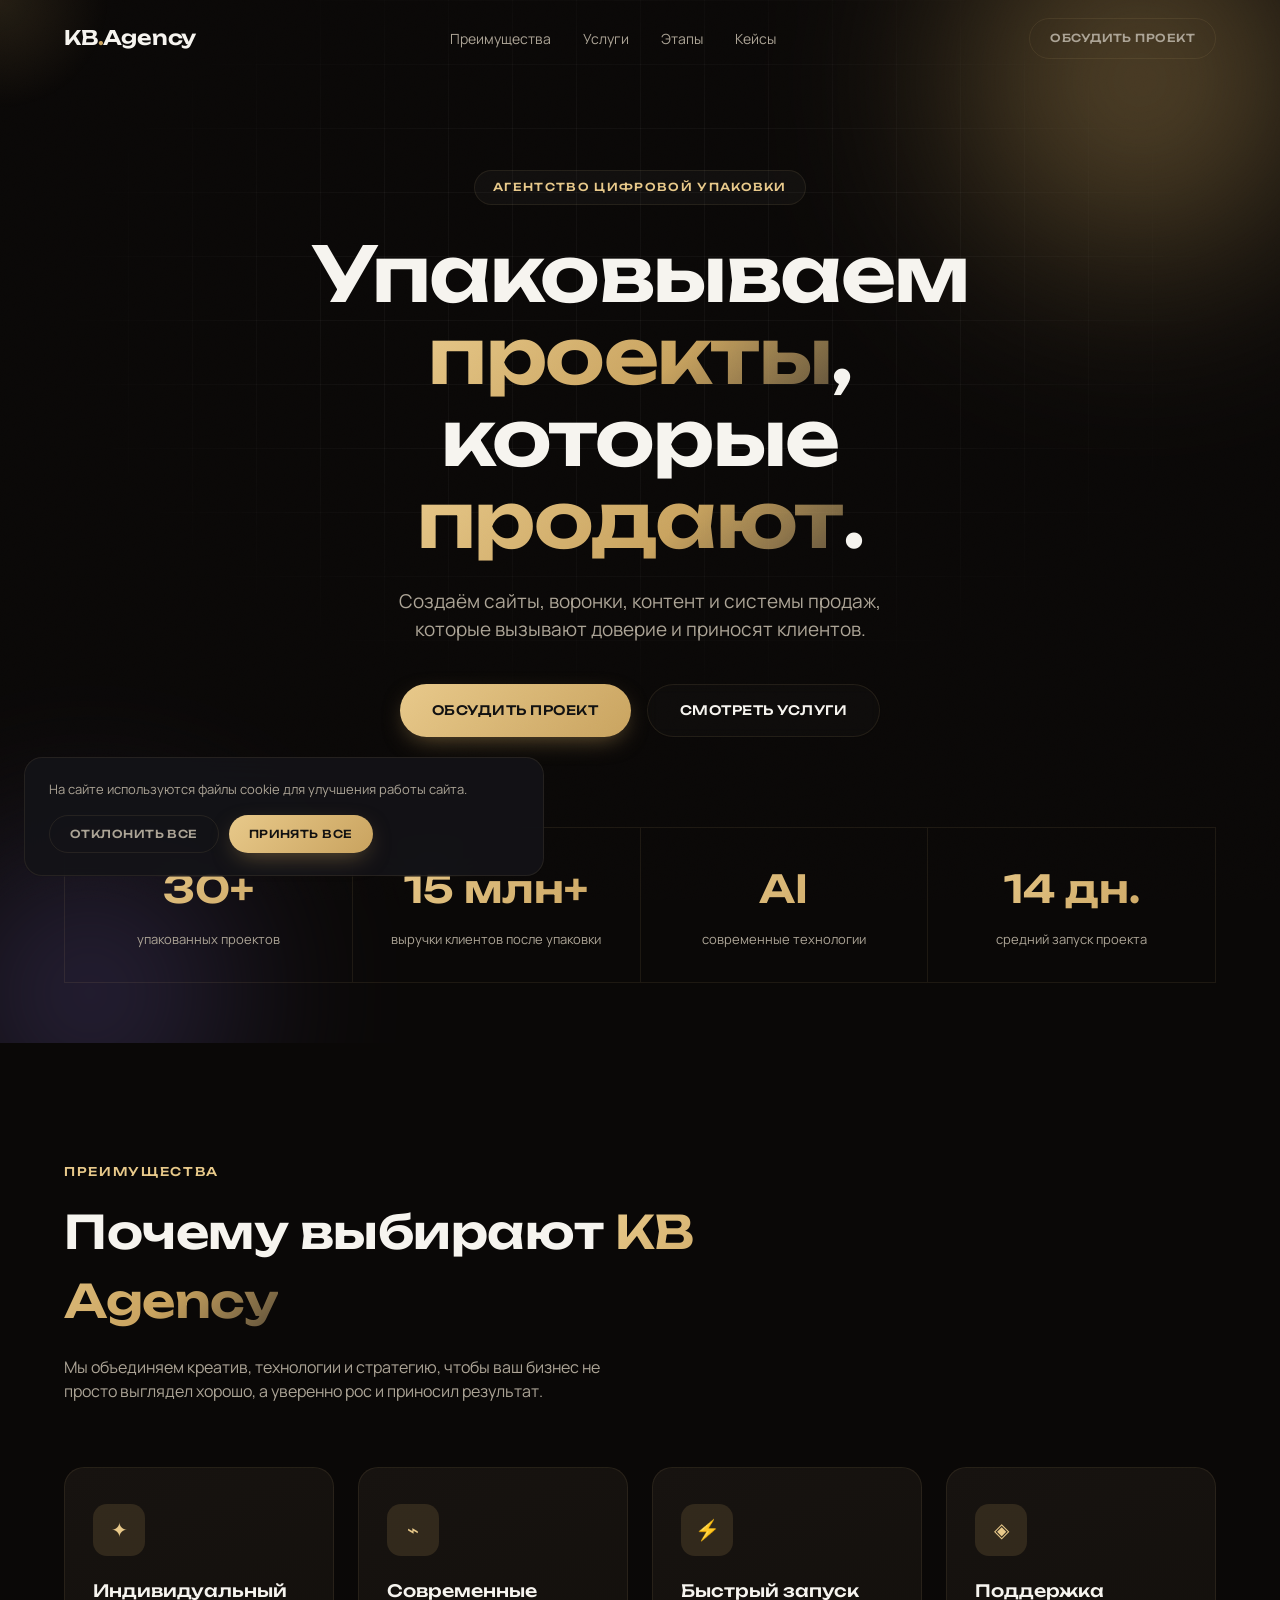
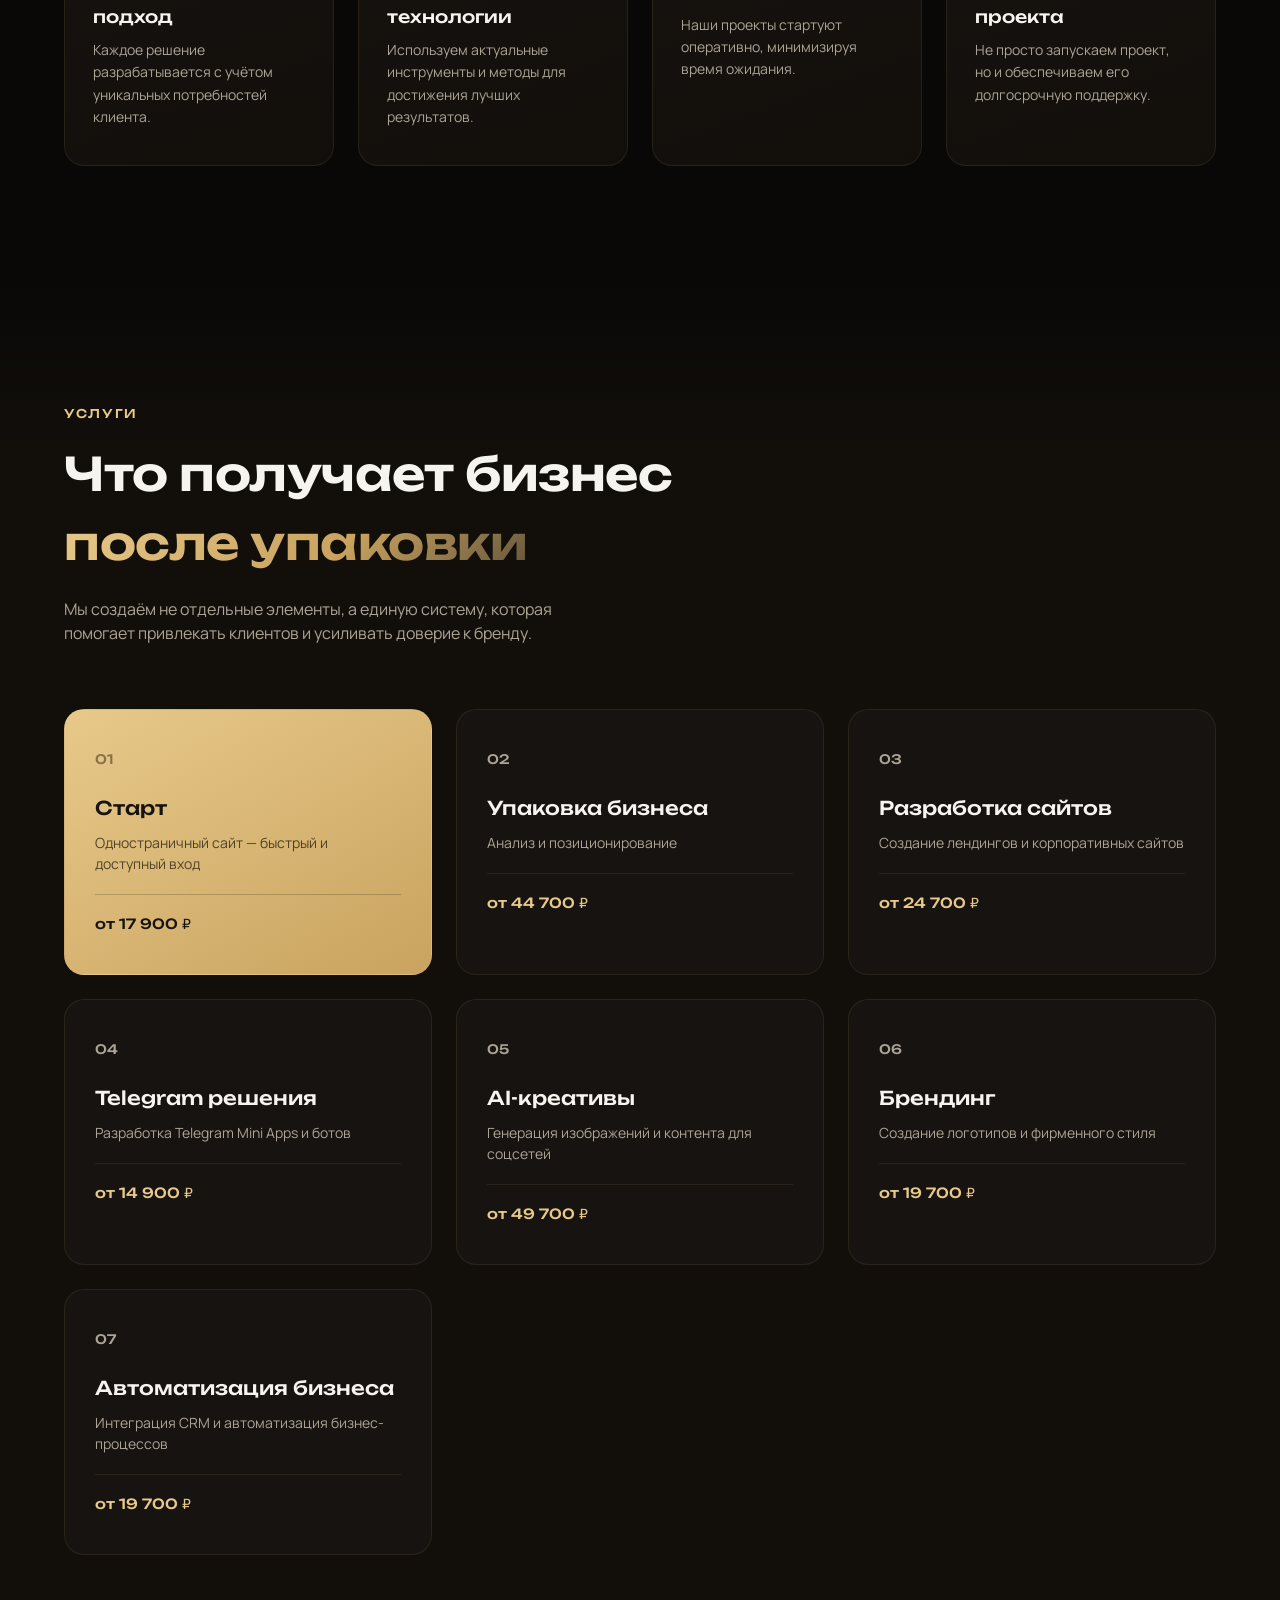
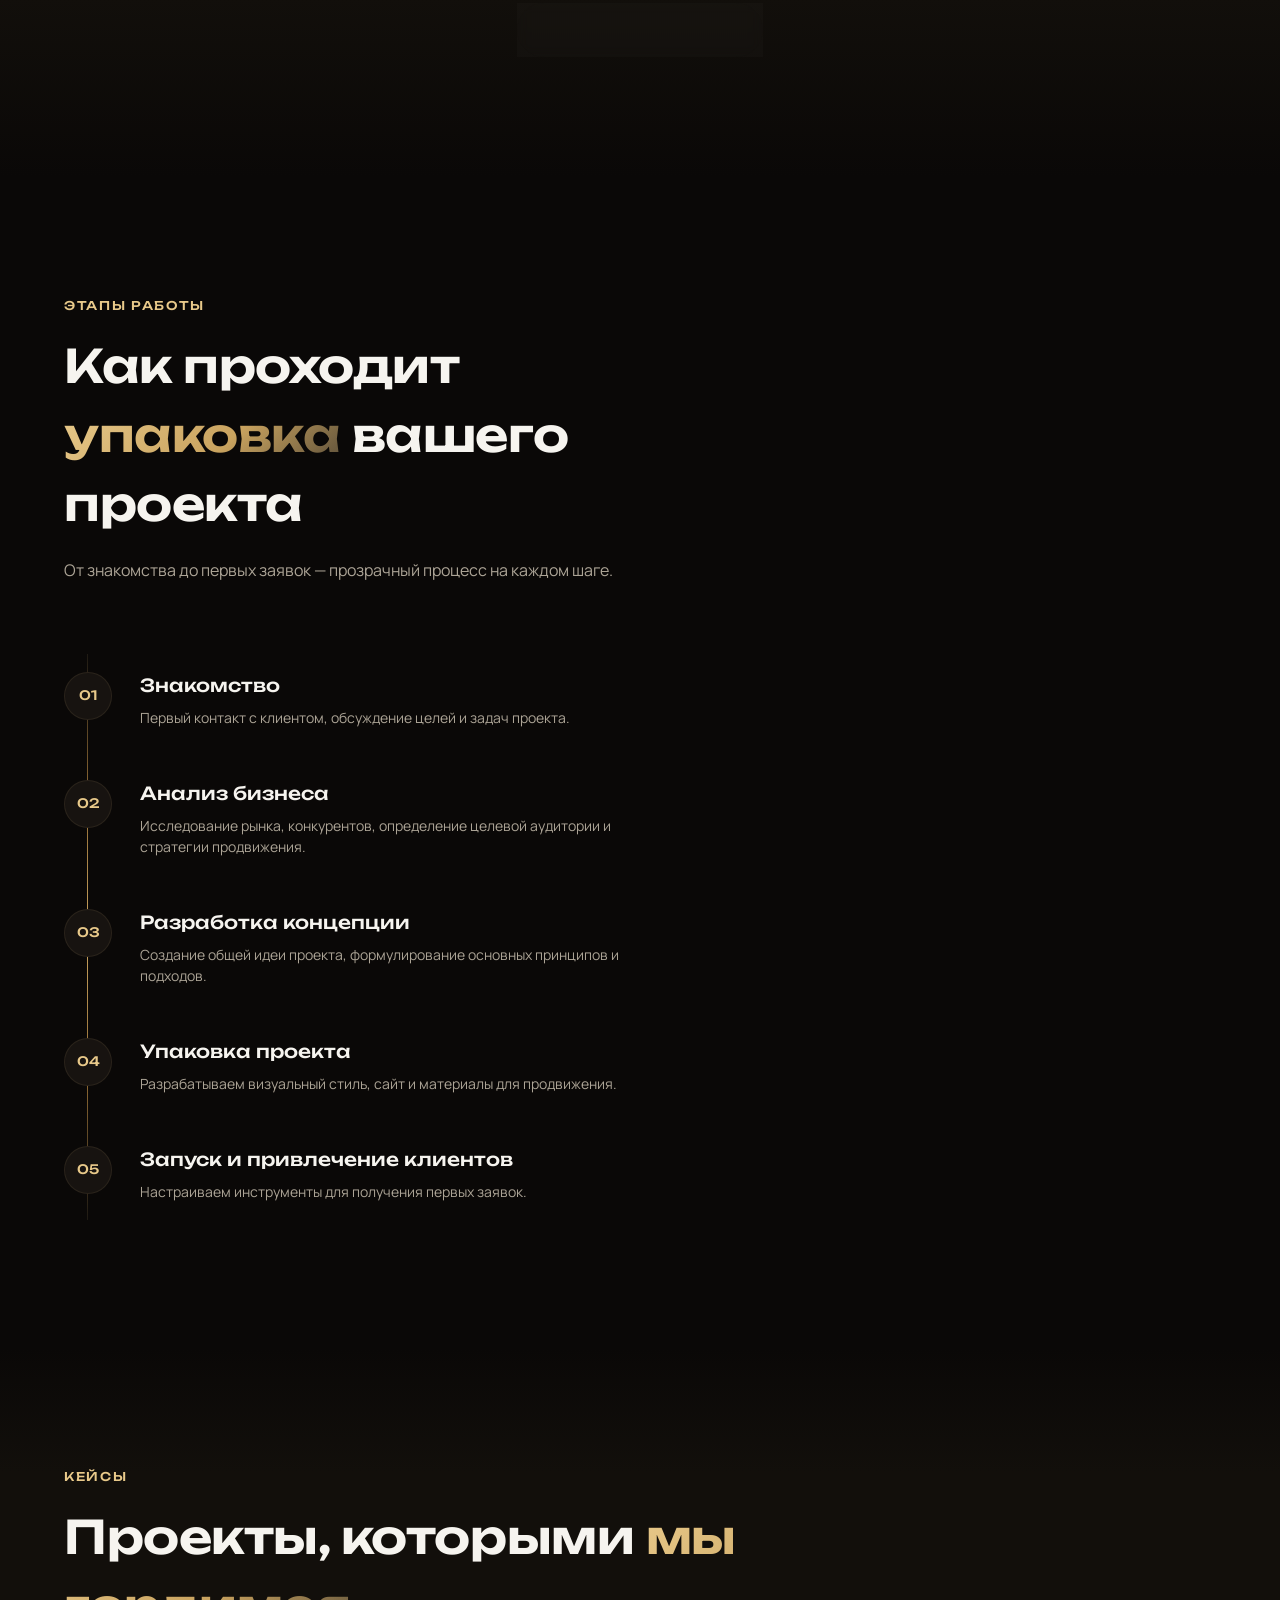
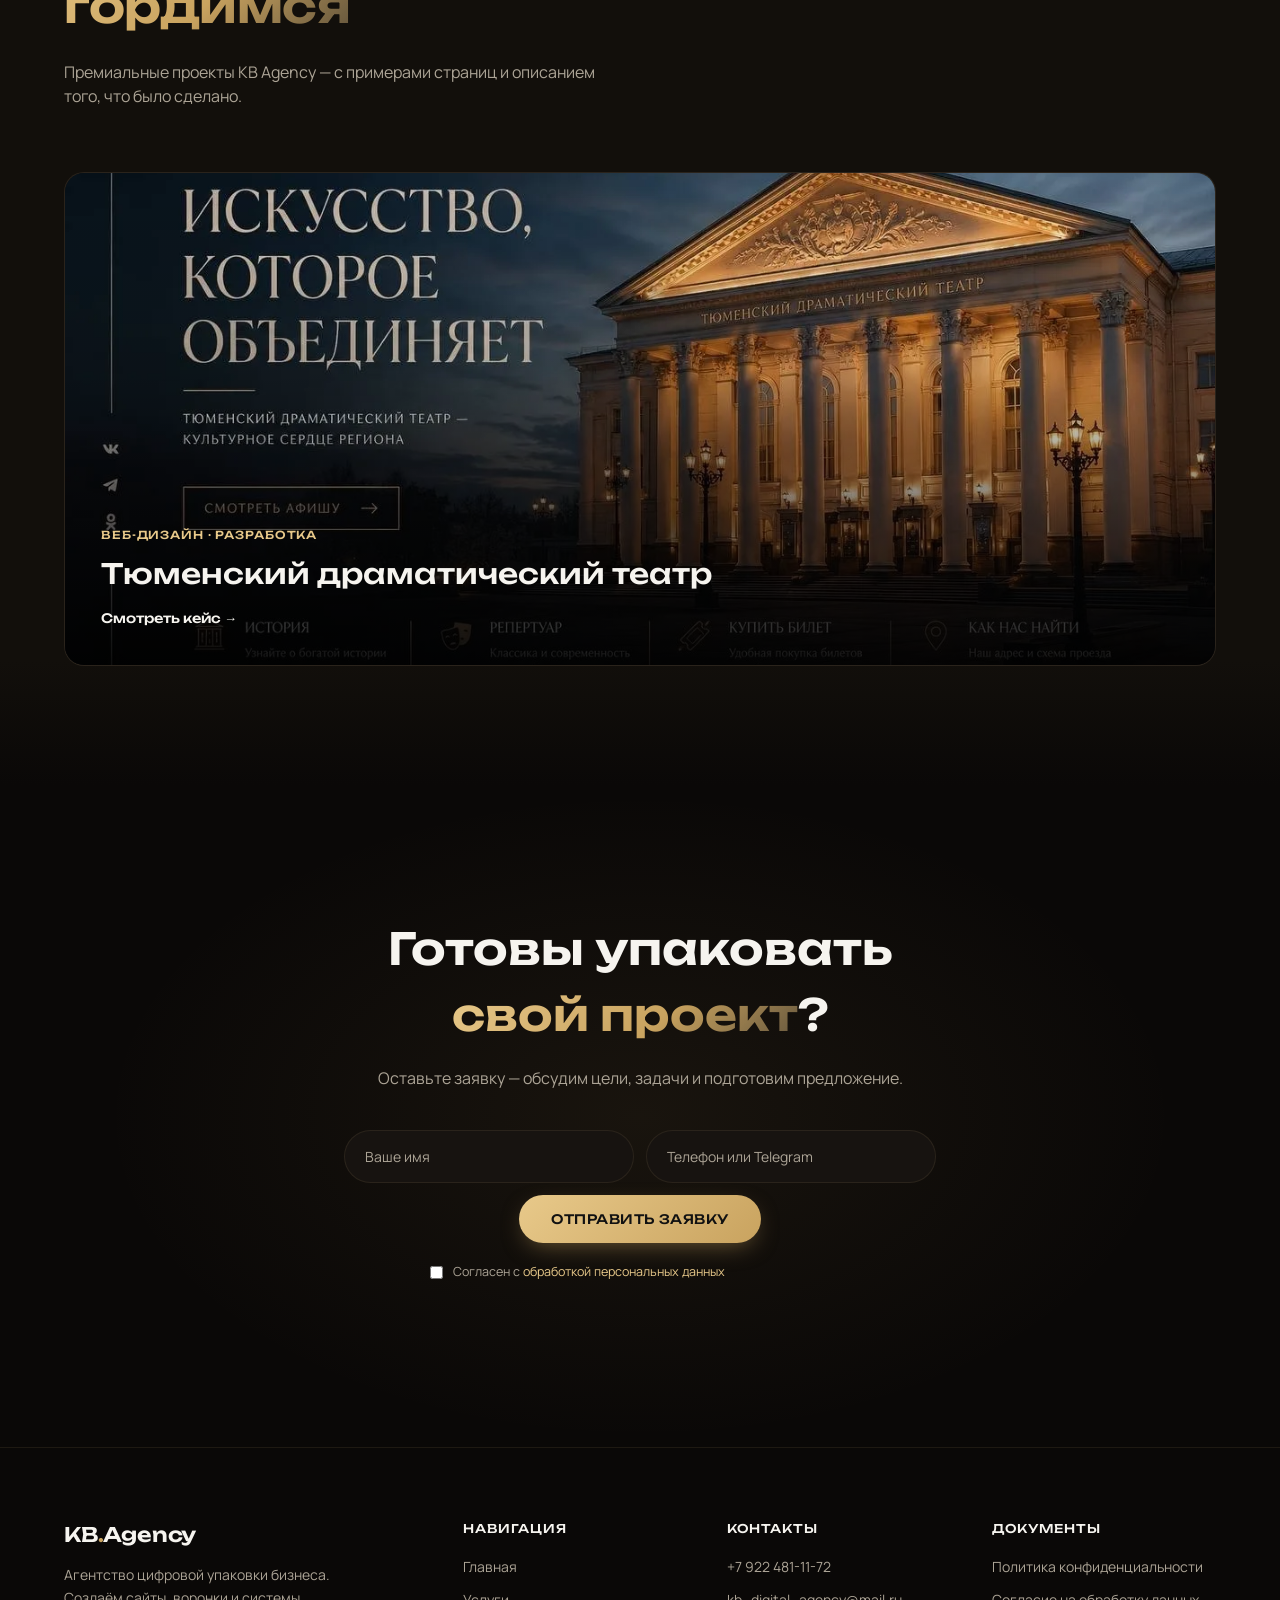
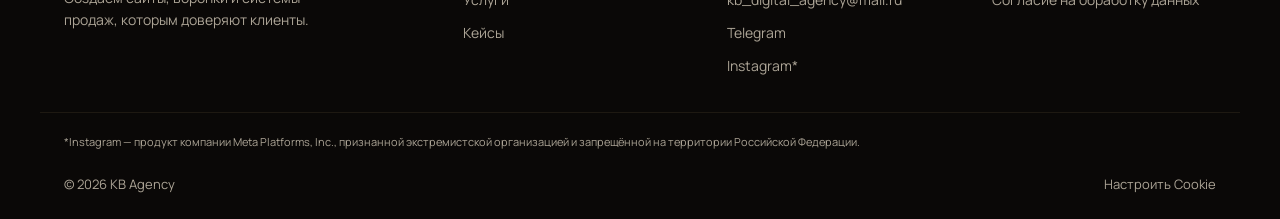
<file: index.html>
<!DOCTYPE html>
<html lang="ru">
<head>
<meta charset="UTF-8">
<meta name="viewport" content="width=device-width, initial-scale=1.0">
<title>KB Agency — агентство цифровой упаковки бизнеса</title>
<meta name="description" content="Упаковка бизнеса, разработка сайтов, брендинг, Telegram-решения и автоматизация. KB Agency — упаковываем проекты, которые продают, и запускаем их за 14 дней.">
<link rel="canonical" href="https://www.kbagency.ru/">
<meta name="theme-color" content="#0a0807">

<meta property="og:type" content="website">
<meta property="og:url" content="https://www.kbagency.ru/">
<meta property="og:site_name" content="KB Agency">
<meta property="og:locale" content="ru_RU">
<meta property="og:title" content="KB Agency — агентство цифровой упаковки бизнеса">
<meta property="og:description" content="Упаковка бизнеса, разработка сайтов, брендинг, Telegram-решения и автоматизация. Упаковываем проекты, которые продают.">
<meta property="og:image" content="https://www.kbagency.ru/brand/instagram-logo-1080.png">
<meta property="og:image:width" content="1080">
<meta property="og:image:height" content="1080">
<meta name="twitter:card" content="summary_large_image">
<meta name="twitter:title" content="KB Agency — агентство цифровой упаковки бизнеса">
<meta name="twitter:description" content="Упаковка бизнеса, разработка сайтов, брендинг, Telegram-решения и автоматизация. Упаковываем проекты, которые продают.">
<meta name="twitter:image" content="https://www.kbagency.ru/brand/instagram-logo-1080.png">

<link rel="stylesheet" href="/css/fonts.css">
<link rel="icon" href="/brand/favicon.svg" type="image/svg+xml">
<link rel="stylesheet" href="/css/style.css">
<script type="application/ld+json">
{
  "@context": "https://schema.org",
  "@type": "Organization",
  "name": "KB Agency",
  "url": "https://www.kbagency.ru/",
  "logo": "https://www.kbagency.ru/brand/instagram-logo-1080.png",
  "description": "Агентство цифровой упаковки бизнеса: разработка сайтов, брендинг, Telegram-решения, AI-креативы и автоматизация.",
  "email": "kb_digital_agency@mail.ru",
  "telephone": "+7-922-481-11-72",
  "sameAs": [
    "https://www.instagram.com/kb_digital_agency",
    "https://t.me/KB_AGENCY"
  ]
}
</script>
</head>
<body>

<div class="intro" id="introOverlay" aria-hidden="true">
  <div class="intro__mark">
    <span class="intro__text">KB<span class="intro__dot"></span></span>
    <span class="intro__caret" id="introCaret"></span>
  </div>
</div>

<div class="noise-overlay"></div>
<div class="cursor-glow" id="cursorGlow"></div>

<header class="header" id="header">
  <div class="container header__inner">
    <a href="#top" class="logo">KB<span class="logo__dot">.</span>Agency</a>

    <nav class="nav" id="nav">
      <a href="#advantages" class="nav__link">Преимущества</a>
      <a href="services.html" class="nav__link">Услуги</a>
      <a href="#process" class="nav__link">Этапы</a>
      <a href="cases.html" class="nav__link">Кейсы</a>
      <div class="nav__contact">
        <a href="tel:+79224811172">+7 922 481-11-72</a>
        <a href="mailto:kb_digital_agency@mail.ru">kb_digital_agency@mail.ru</a>
        <a href="https://t.me/KB_AGENCY" target="_blank" rel="noopener">Telegram</a>
        <a href="https://www.instagram.com/kb_digital_agency" target="_blank" rel="noopener">Instagram</a>
      </div>
    </nav>

    <a href="#contact" class="btn btn--small btn--ghost header__cta">Обсудить проект</a>

    <button class="burger" id="burger" aria-label="Открыть меню">
      <span></span><span></span><span></span>
    </button>
  </div>
</header>

<main id="top">

  <!-- HERO -->
  <section class="hero" id="hero">
    <div class="hero__bg" aria-hidden="true">
      <div class="hero__orb hero__orb--1"></div>
      <div class="hero__orb hero__orb--2"></div>
      <div class="hero__grid"></div>
    </div>

    <div class="container hero__inner">
      <span class="eyebrow" data-reveal>Агентство цифровой упаковки</span>
      <h1 class="hero__title" data-reveal>
        Упаковываем <span class="text-gradient">проекты</span>,<br>
        которые <span class="text-gradient">продают</span>.
      </h1>
      <p class="hero__desc" data-reveal>
        Создаём сайты, воронки, контент и системы продаж,
        которые вызывают доверие и приносят клиентов.
      </p>
      <div class="hero__actions" data-reveal>
        <a href="#contact" class="btn btn--primary">Обсудить проект</a>
        <a href="#services" class="btn btn--outline">Смотреть услуги</a>
      </div>
    </div>

    <div class="stats container" data-reveal>
      <div class="stats__grid">
        <div class="stat">
          <span class="stat__value" data-count="30" data-suffix="+">0</span>
          <span class="stat__label">упакованных проектов</span>
        </div>
        <div class="stat">
          <span class="stat__value" data-count="15" data-suffix=" млн+">0</span>
          <span class="stat__label">выручки клиентов после упаковки</span>
        </div>
        <div class="stat">
          <span class="stat__value stat__value--text">AI</span>
          <span class="stat__label">современные технологии</span>
        </div>
        <div class="stat">
          <span class="stat__value" data-count="14" data-suffix=" дн.">0</span>
          <span class="stat__label">средний запуск проекта</span>
        </div>
      </div>
    </div>
  </section>

  <!-- ADVANTAGES -->
  <section class="section" id="advantages">
    <div class="container">
      <span class="section__eyebrow" data-reveal>Преимущества</span>
      <h2 class="section__title" data-reveal>Почему выбирают <span class="text-gradient">KB Agency</span></h2>
      <p class="section__lead" data-reveal>
        Мы объединяем креатив, технологии и стратегию, чтобы ваш бизнес не просто
        выглядел хорошо, а уверенно рос и приносил результат.
      </p>

      <div class="grid grid--4">
        <article class="card" data-reveal>
          <div class="card__icon">✦</div>
          <h3 class="card__title">Индивидуальный подход</h3>
          <p class="card__text">Каждое решение разрабатывается с учётом уникальных потребностей клиента.</p>
        </article>
        <article class="card" data-reveal>
          <div class="card__icon">⌁</div>
          <h3 class="card__title">Современные технологии</h3>
          <p class="card__text">Используем актуальные инструменты и методы для достижения лучших результатов.</p>
        </article>
        <article class="card" data-reveal>
          <div class="card__icon">⚡</div>
          <h3 class="card__title">Быстрый запуск</h3>
          <p class="card__text">Наши проекты стартуют оперативно, минимизируя время ожидания.</p>
        </article>
        <article class="card" data-reveal>
          <div class="card__icon">◈</div>
          <h3 class="card__title">Поддержка проекта</h3>
          <p class="card__text">Не просто запускаем проект, но и обеспечиваем его долгосрочную поддержку.</p>
        </article>
      </div>
    </div>
  </section>

  <!-- SERVICES -->
  <section class="section section--alt" id="services">
    <div class="container">
      <span class="section__eyebrow" data-reveal>Услуги</span>
      <h2 class="section__title" data-reveal>Что получает бизнес <span class="text-gradient">после упаковки</span></h2>
      <p class="section__lead" data-reveal>
        Мы создаём не отдельные элементы, а единую систему, которая помогает
        привлекать клиентов и усиливать доверие к бренду.
      </p>

      <div class="grid grid--3">
        <a href="services.html#start" class="service service--accent" data-reveal>
          <span class="service__num">01</span>
          <h3 class="service__title">Старт</h3>
          <p class="service__text">Одностраничный сайт — быстрый и доступный вход</p>
          <span class="service__price">от 17 900 ₽</span>
        </a>
        <a href="services.html#packaging" class="service" data-reveal>
          <span class="service__num">02</span>
          <h3 class="service__title">Упаковка бизнеса</h3>
          <p class="service__text">Анализ и позиционирование</p>
          <span class="service__price">от 44 700 ₽</span>
        </a>
        <a href="services.html#sites" class="service" data-reveal>
          <span class="service__num">03</span>
          <h3 class="service__title">Разработка сайтов</h3>
          <p class="service__text">Создание лендингов и корпоративных сайтов</p>
          <span class="service__price">от 24 700 ₽</span>
        </a>
        <a href="services.html#telegram" class="service" data-reveal>
          <span class="service__num">04</span>
          <h3 class="service__title">Telegram решения</h3>
          <p class="service__text">Разработка Telegram Mini Apps и ботов</p>
          <span class="service__price">от 14 900 ₽</span>
        </a>
        <a href="services.html#ai" class="service" data-reveal>
          <span class="service__num">05</span>
          <h3 class="service__title">AI-креативы</h3>
          <p class="service__text">Генерация изображений и контента для соцсетей</p>
          <span class="service__price">от 49 700 ₽</span>
        </a>
        <a href="services.html#branding" class="service" data-reveal>
          <span class="service__num">06</span>
          <h3 class="service__title">Брендинг</h3>
          <p class="service__text">Создание логотипов и фирменного стиля</p>
          <span class="service__price">от 19 700 ₽</span>
        </a>
        <a href="services.html#automation" class="service" data-reveal>
          <span class="service__num">07</span>
          <h3 class="service__title">Автоматизация бизнеса</h3>
          <p class="service__text">Интеграция CRM и автоматизация бизнес-процессов</p>
          <span class="service__price">от 19 700 ₽</span>
        </a>
      </div>

      <div class="section__more" data-reveal>
        <a href="services.html" class="btn btn--outline">Все услуги и цены</a>
      </div>
    </div>
  </section>

  <!-- PROCESS -->
  <section class="section" id="process">
    <div class="container">
      <span class="section__eyebrow" data-reveal>Этапы работы</span>
      <h2 class="section__title" data-reveal>Как проходит <span class="text-gradient">упаковка</span> вашего проекта</h2>
      <p class="section__lead" data-reveal>
        От знакомства до первых заявок — прозрачный процесс на каждом шаге.
      </p>

      <div class="timeline">
        <div class="timeline__line" aria-hidden="true"></div>

        <div class="timeline__item" data-reveal>
          <span class="timeline__num">01</span>
          <div class="timeline__content">
            <h3>Знакомство</h3>
            <p>Первый контакт с клиентом, обсуждение целей и задач проекта.</p>
          </div>
        </div>
        <div class="timeline__item" data-reveal>
          <span class="timeline__num">02</span>
          <div class="timeline__content">
            <h3>Анализ бизнеса</h3>
            <p>Исследование рынка, конкурентов, определение целевой аудитории и стратегии продвижения.</p>
          </div>
        </div>
        <div class="timeline__item" data-reveal>
          <span class="timeline__num">03</span>
          <div class="timeline__content">
            <h3>Разработка концепции</h3>
            <p>Создание общей идеи проекта, формулирование основных принципов и подходов.</p>
          </div>
        </div>
        <div class="timeline__item" data-reveal>
          <span class="timeline__num">04</span>
          <div class="timeline__content">
            <h3>Упаковка проекта</h3>
            <p>Разрабатываем визуальный стиль, сайт и материалы для продвижения.</p>
          </div>
        </div>
        <div class="timeline__item" data-reveal>
          <span class="timeline__num">05</span>
          <div class="timeline__content">
            <h3>Запуск и привлечение клиентов</h3>
            <p>Настраиваем инструменты для получения первых заявок.</p>
          </div>
        </div>
      </div>
    </div>
  </section>

  <!-- CASES TEASER -->
  <section class="section section--alt" id="cases">
    <div class="container">
      <span class="section__eyebrow" data-reveal>Кейсы</span>
      <h2 class="section__title" data-reveal>Проекты, которыми <span class="text-gradient">мы гордимся</span></h2>
      <p class="section__lead" data-reveal>Премиальные проекты KB Agency — с примерами страниц и описанием того, что было сделано.</p>
    </div>

    <div class="container" data-reveal>
      <a href="cases.html" class="case-teaser">
        <img src="/img/case4.webp" alt="Тюменский драматический театр — сайт" loading="lazy">
        <div class="case-teaser__overlay">
          <span class="case-teaser__tag">Веб-дизайн · Разработка</span>
          <h3>Тюменский драматический театр</h3>
          <span class="case-teaser__link">Смотреть кейс →</span>
        </div>
      </a>
    </div>
  </section>

  <!-- CONTACT / CTA -->
  <section class="cta" id="contact">
    <div class="container cta__inner" data-reveal>
      <h2 class="cta__title">Готовы упаковать <span class="text-gradient">свой проект</span>?</h2>
      <p class="cta__text">Оставьте заявку — обсудим цели, задачи и подготовим предложение.</p>
      <form class="cta__form" id="ctaForm">
        <input type="text" name="name" placeholder="Ваше имя" required>
        <input type="tel" name="phone" placeholder="Телефон или Telegram" required>
        <button type="submit" class="btn btn--primary">Отправить заявку</button>
      </form>
      <label class="cta__consent">
        <input type="checkbox" form="ctaForm" required>
        <span>Согласен с <a href="personal-data.html">обработкой персональных данных</a></span>
      </label>
      <p class="cta__note" id="ctaNote"></p>
    </div>
  </section>

</main>

<footer class="footer">
  <div class="container footer__inner">
    <div class="footer__brand">
      <a href="#top" class="logo">KB<span class="logo__dot">.</span>Agency</a>
      <p>Агентство цифровой упаковки бизнеса. Создаём сайты, воронки и системы продаж, которым доверяют клиенты.</p>
    </div>

    <div class="footer__col">
      <span class="footer__heading">Навигация</span>
      <nav class="footer__nav">
        <a href="#top">Главная</a>
        <a href="services.html">Услуги</a>
        <a href="cases.html">Кейсы</a>
      </nav>
    </div>

    <div class="footer__col">
      <span class="footer__heading">Контакты</span>
      <nav class="footer__nav">
        <a href="tel:+79224811172">+7 922 481-11-72</a>
        <a href="mailto:kb_digital_agency@mail.ru">kb_digital_agency@mail.ru</a>
        <a href="https://t.me/KB_AGENCY" target="_blank" rel="noopener">Telegram</a>
        <a href="https://www.instagram.com/kb_digital_agency" target="_blank" rel="noopener">Instagram*</a>
      </nav>
    </div>

    <div class="footer__col">
      <span class="footer__heading">Документы</span>
      <nav class="footer__nav">
        <a href="privacy.html">Политика конфиденциальности</a>
        <a href="personal-data.html">Согласие на обработку данных</a>
      </nav>
    </div>
  </div>

  <div class="container footer__legal">
    <small>*Instagram — продукт компании Meta Platforms, Inc., признанной экстремистской организацией и запрещённой на территории Российской Федерации.</small>
  </div>

  <div class="container footer__bottom">
    <span>© 2026 KB Agency</span>
    <a href="#" id="cookieSettingsLink">Настроить Cookie</a>
  </div>
</footer>

<!-- Cookie banner -->
<div class="cookie-banner" id="cookieBanner">
  <p>На сайте используются файлы cookie для улучшения работы сайта.</p>
  <div class="cookie-banner__actions">
    <button class="btn btn--small btn--ghost" id="cookieDecline">Отклонить все</button>
    <button class="btn btn--small btn--primary" id="cookieAccept">Принять все</button>
  </div>
</div>

<script src="/js/intro.js"></script>
<script src="/js/tilt.js"></script>
<script src="/js/main.js"></script>
</body>
</html>
</file>
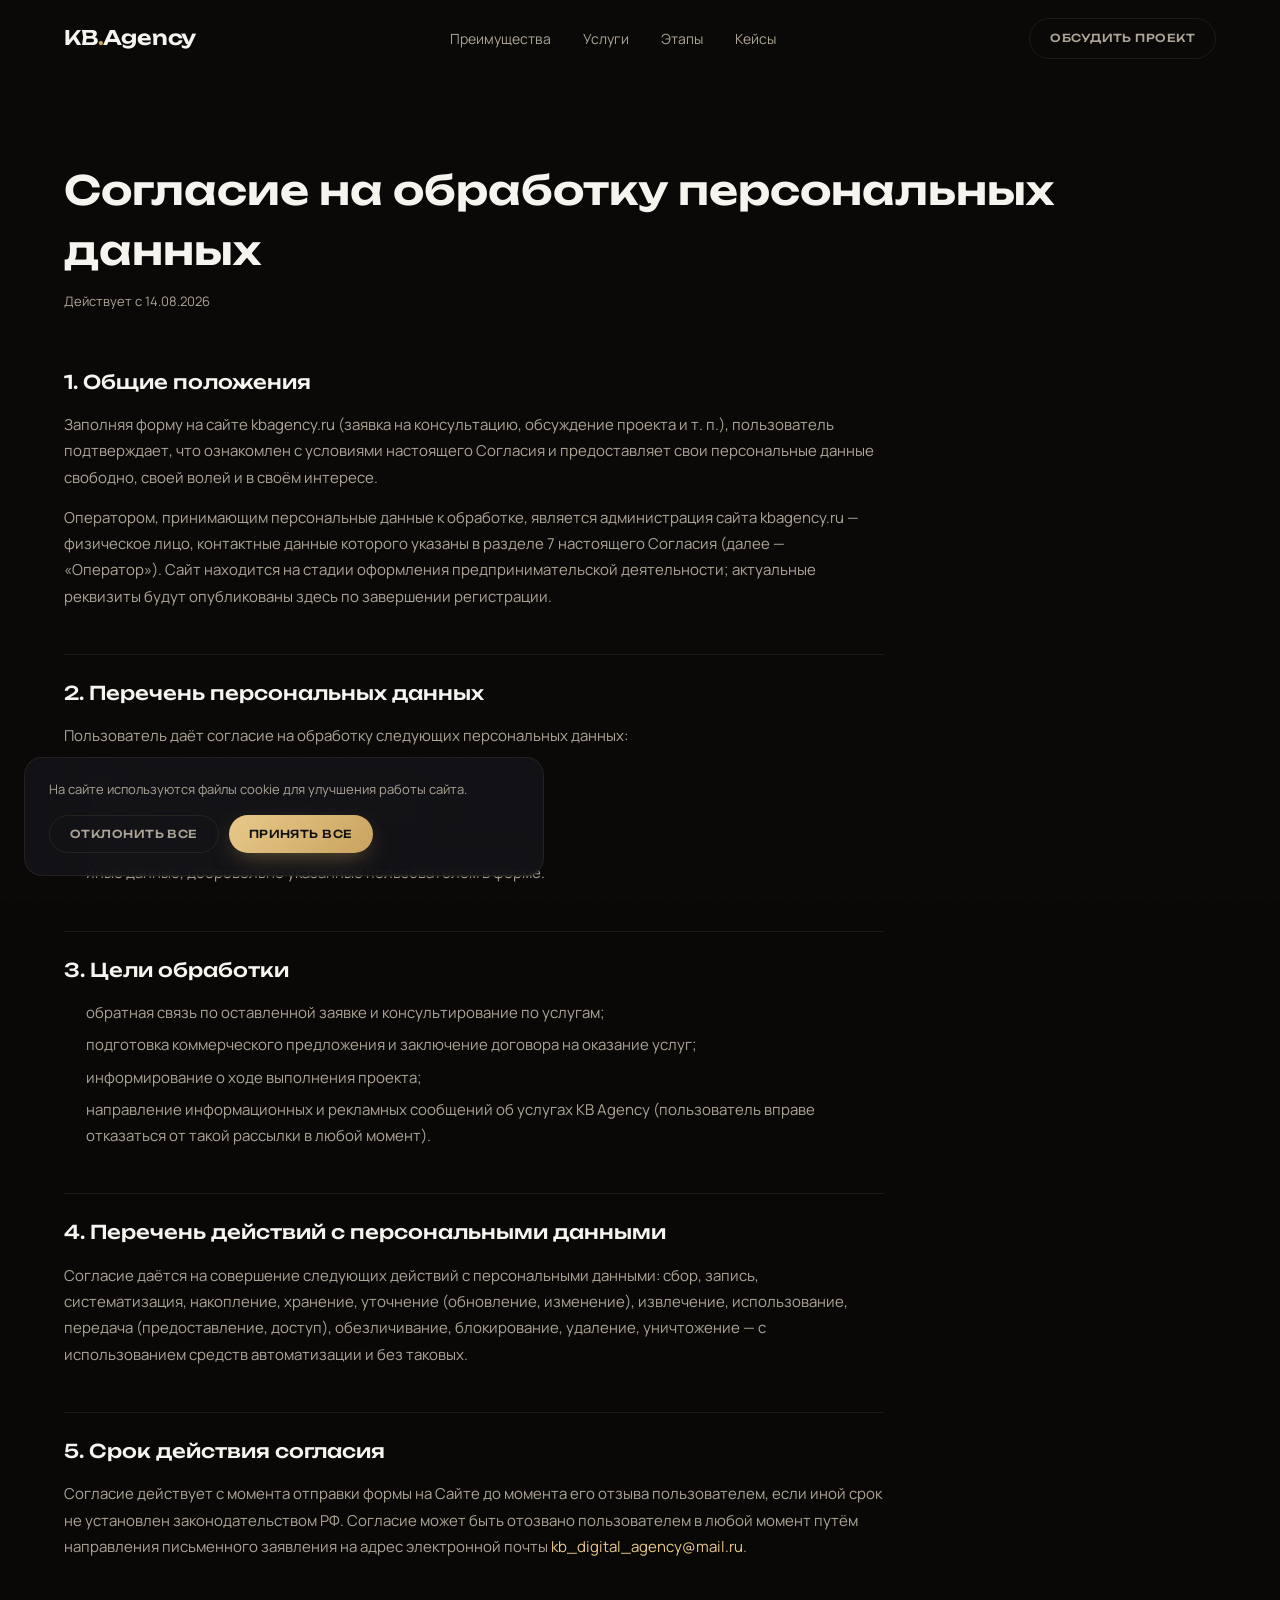
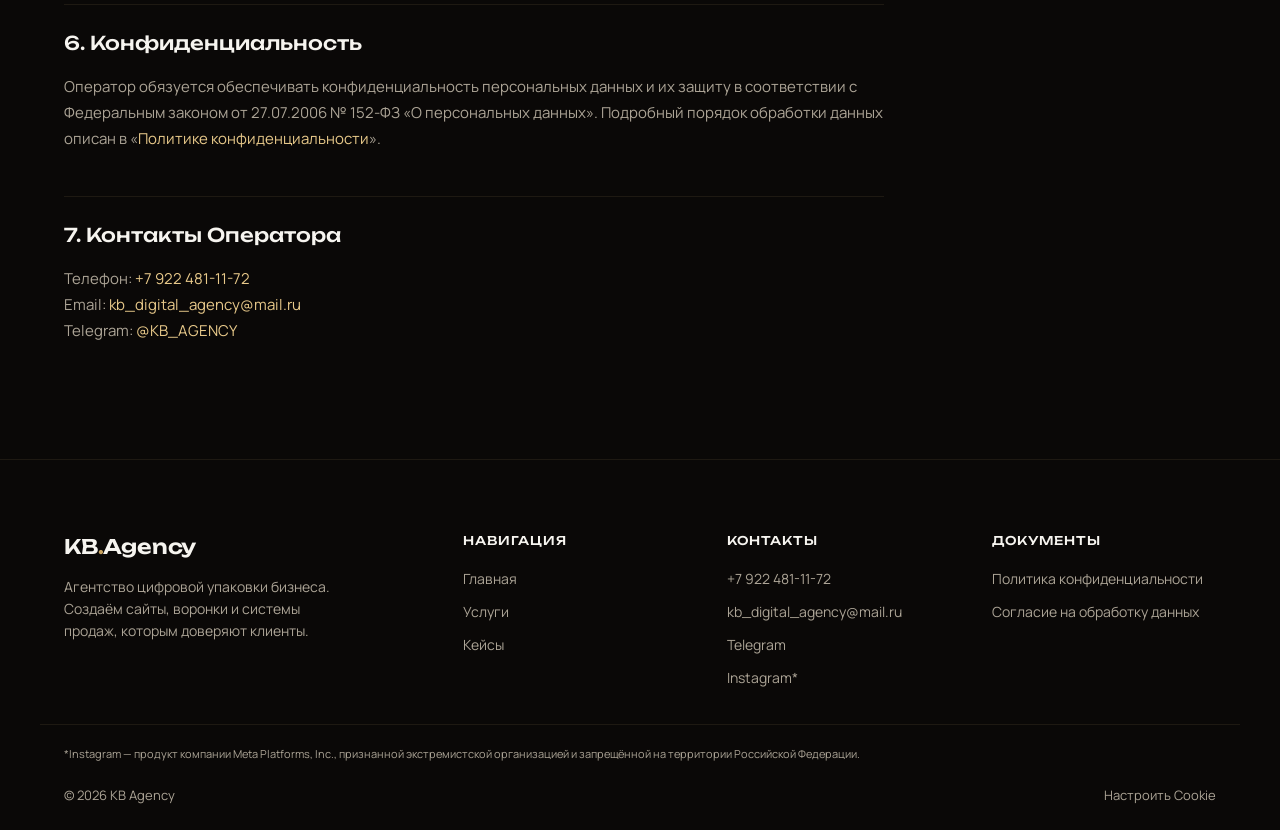
<file: personal-data.html>
<!DOCTYPE html>
<html lang="ru">
<head>
<meta charset="UTF-8">
<meta name="viewport" content="width=device-width, initial-scale=1.0">
<title>Согласие на обработку персональных данных — KB Agency</title>
<meta name="description" content="Согласие на обработку персональных данных на сайте KB Agency.">
<link rel="canonical" href="https://www.kbagency.ru/personal-data.html">
<meta name="robots" content="noindex, follow">
<meta name="theme-color" content="#0a0807">

<meta property="og:type" content="website">
<meta property="og:url" content="https://www.kbagency.ru/personal-data.html">
<meta property="og:site_name" content="KB Agency">
<meta property="og:locale" content="ru_RU">
<meta property="og:title" content="Согласие на обработку персональных данных — KB Agency">
<meta property="og:description" content="Согласие на обработку персональных данных на сайте KB Agency.">
<meta property="og:image" content="https://www.kbagency.ru/brand/instagram-logo-1080.png">
<meta property="og:image:width" content="1080">
<meta property="og:image:height" content="1080">
<meta name="twitter:card" content="summary_large_image">
<meta name="twitter:title" content="Согласие на обработку персональных данных — KB Agency">
<meta name="twitter:image" content="https://www.kbagency.ru/brand/instagram-logo-1080.png">

<link rel="stylesheet" href="/css/fonts.css">
<link rel="icon" href="/brand/favicon.svg" type="image/svg+xml">
<link rel="stylesheet" href="/css/style.css">
</head>
<body>

<div class="noise-overlay"></div>

<header class="header" id="header">
  <div class="container header__inner">
    <a href="index.html" class="logo">KB<span class="logo__dot">.</span>Agency</a>
    <nav class="nav" id="nav">
      <a href="index.html#advantages" class="nav__link">Преимущества</a>
      <a href="services.html" class="nav__link">Услуги</a>
      <a href="index.html#process" class="nav__link">Этапы</a>
      <a href="cases.html" class="nav__link">Кейсы</a>
      <div class="nav__contact">
        <a href="tel:+79224811172">+7 922 481-11-72</a>
        <a href="mailto:kb_digital_agency@mail.ru">kb_digital_agency@mail.ru</a>
        <a href="https://t.me/KB_AGENCY" target="_blank" rel="noopener">Telegram</a>
        <a href="https://www.instagram.com/kb_digital_agency" target="_blank" rel="noopener">Instagram</a>
      </div>
    </nav>
    <a href="index.html#contact" class="btn btn--small btn--ghost header__cta">Обсудить проект</a>
    <button class="burger" id="burger" aria-label="Открыть меню">
      <span></span><span></span><span></span>
    </button>
  </div>
</header>

<main>
  <section class="legal-page">
    <div class="container">
      <h1 class="legal-page__title">Согласие на обработку персональных данных</h1>
      <p class="legal-page__updated">Действует с 14.08.2026</p>

      <article class="legal">
        <h2>1. Общие положения</h2>
        <p>
          Заполняя форму на сайте kbagency.ru (заявка на консультацию, обсуждение проекта и т. п.),
          пользователь подтверждает, что ознакомлен с условиями настоящего Согласия и предоставляет
          свои персональные данные свободно, своей волей и в своём интересе.
        </p>
        <p>
          Оператором, принимающим персональные данные к обработке, является администрация сайта
          kbagency.ru — физическое лицо, контактные данные которого указаны в разделе 7 настоящего
          Согласия (далее — «Оператор»). Сайт находится на стадии оформления предпринимательской
          деятельности; актуальные реквизиты будут опубликованы здесь по завершении регистрации.
        </p>

        <h2>2. Перечень персональных данных</h2>
        <p>Пользователь даёт согласие на обработку следующих персональных данных:</p>
        <ul>
          <li>имя;</li>
          <li>номер телефона и/или контакт в мессенджере;</li>
          <li>адрес электронной почты;</li>
          <li>иные данные, добровольно указанные пользователем в форме.</li>
        </ul>

        <h2>3. Цели обработки</h2>
        <ul>
          <li>обратная связь по оставленной заявке и консультирование по услугам;</li>
          <li>подготовка коммерческого предложения и заключение договора на оказание услуг;</li>
          <li>информирование о ходе выполнения проекта;</li>
          <li>направление информационных и рекламных сообщений об услугах KB Agency
            (пользователь вправе отказаться от такой рассылки в любой момент).</li>
        </ul>

        <h2>4. Перечень действий с персональными данными</h2>
        <p>
          Согласие даётся на совершение следующих действий с персональными данными: сбор, запись,
          систематизация, накопление, хранение, уточнение (обновление, изменение), извлечение,
          использование, передача (предоставление, доступ), обезличивание, блокирование, удаление,
          уничтожение — с использованием средств автоматизации и без таковых.
        </p>

        <h2>5. Срок действия согласия</h2>
        <p>
          Согласие действует с момента отправки формы на Сайте до момента его отзыва пользователем,
          если иной срок не установлен законодательством РФ. Согласие может быть отозвано пользователем
          в любой момент путём направления письменного заявления на адрес электронной почты
          <a href="mailto:kb_digital_agency@mail.ru">kb_digital_agency@mail.ru</a>.
        </p>

        <h2>6. Конфиденциальность</h2>
        <p>
          Оператор обязуется обеспечивать конфиденциальность персональных данных и их защиту в
          соответствии с Федеральным законом от 27.07.2006 № 152-ФЗ «О персональных данных».
          Подробный порядок обработки данных описан в
          «<a href="privacy.html">Политике конфиденциальности</a>».
        </p>

        <h2>7. Контакты Оператора</h2>
        <p>
          Телефон: <a href="tel:+79224811172">+7 922 481-11-72</a><br>
          Email: <a href="mailto:kb_digital_agency@mail.ru">kb_digital_agency@mail.ru</a><br>
          Telegram: <a href="https://t.me/KB_AGENCY" target="_blank" rel="noopener">@KB_AGENCY</a>
        </p>
      </article>
    </div>
  </section>
</main>

<footer class="footer">
  <div class="container footer__inner">
    <div class="footer__brand">
      <a href="index.html" class="logo">KB<span class="logo__dot">.</span>Agency</a>
      <p>Агентство цифровой упаковки бизнеса. Создаём сайты, воронки и системы продаж, которым доверяют клиенты.</p>
    </div>

    <div class="footer__col">
      <span class="footer__heading">Навигация</span>
      <nav class="footer__nav">
        <a href="index.html">Главная</a>
        <a href="services.html">Услуги</a>
        <a href="cases.html">Кейсы</a>
      </nav>
    </div>

    <div class="footer__col">
      <span class="footer__heading">Контакты</span>
      <nav class="footer__nav">
        <a href="tel:+79224811172">+7 922 481-11-72</a>
        <a href="mailto:kb_digital_agency@mail.ru">kb_digital_agency@mail.ru</a>
        <a href="https://t.me/KB_AGENCY" target="_blank" rel="noopener">Telegram</a>
        <a href="https://www.instagram.com/kb_digital_agency" target="_blank" rel="noopener">Instagram*</a>
      </nav>
    </div>

    <div class="footer__col">
      <span class="footer__heading">Документы</span>
      <nav class="footer__nav">
        <a href="privacy.html">Политика конфиденциальности</a>
        <a href="personal-data.html">Согласие на обработку данных</a>
      </nav>
    </div>
  </div>

  <div class="container footer__legal">
    <small>*Instagram — продукт компании Meta Platforms, Inc., признанной экстремистской организацией и запрещённой на территории Российской Федерации.</small>
  </div>

  <div class="container footer__bottom">
    <span>© 2026 KB Agency</span>
    <a href="#" id="cookieSettingsLink">Настроить Cookie</a>
  </div>
</footer>

<div class="cookie-banner" id="cookieBanner">
  <p>На сайте используются файлы cookie для улучшения работы сайта.</p>
  <div class="cookie-banner__actions">
    <button class="btn btn--small btn--ghost" id="cookieDecline">Отклонить все</button>
    <button class="btn btn--small btn--primary" id="cookieAccept">Принять все</button>
  </div>
</div>

<script src="/js/tilt.js"></script>
<script src="/js/main.js"></script>
</body>
</html>
</file>
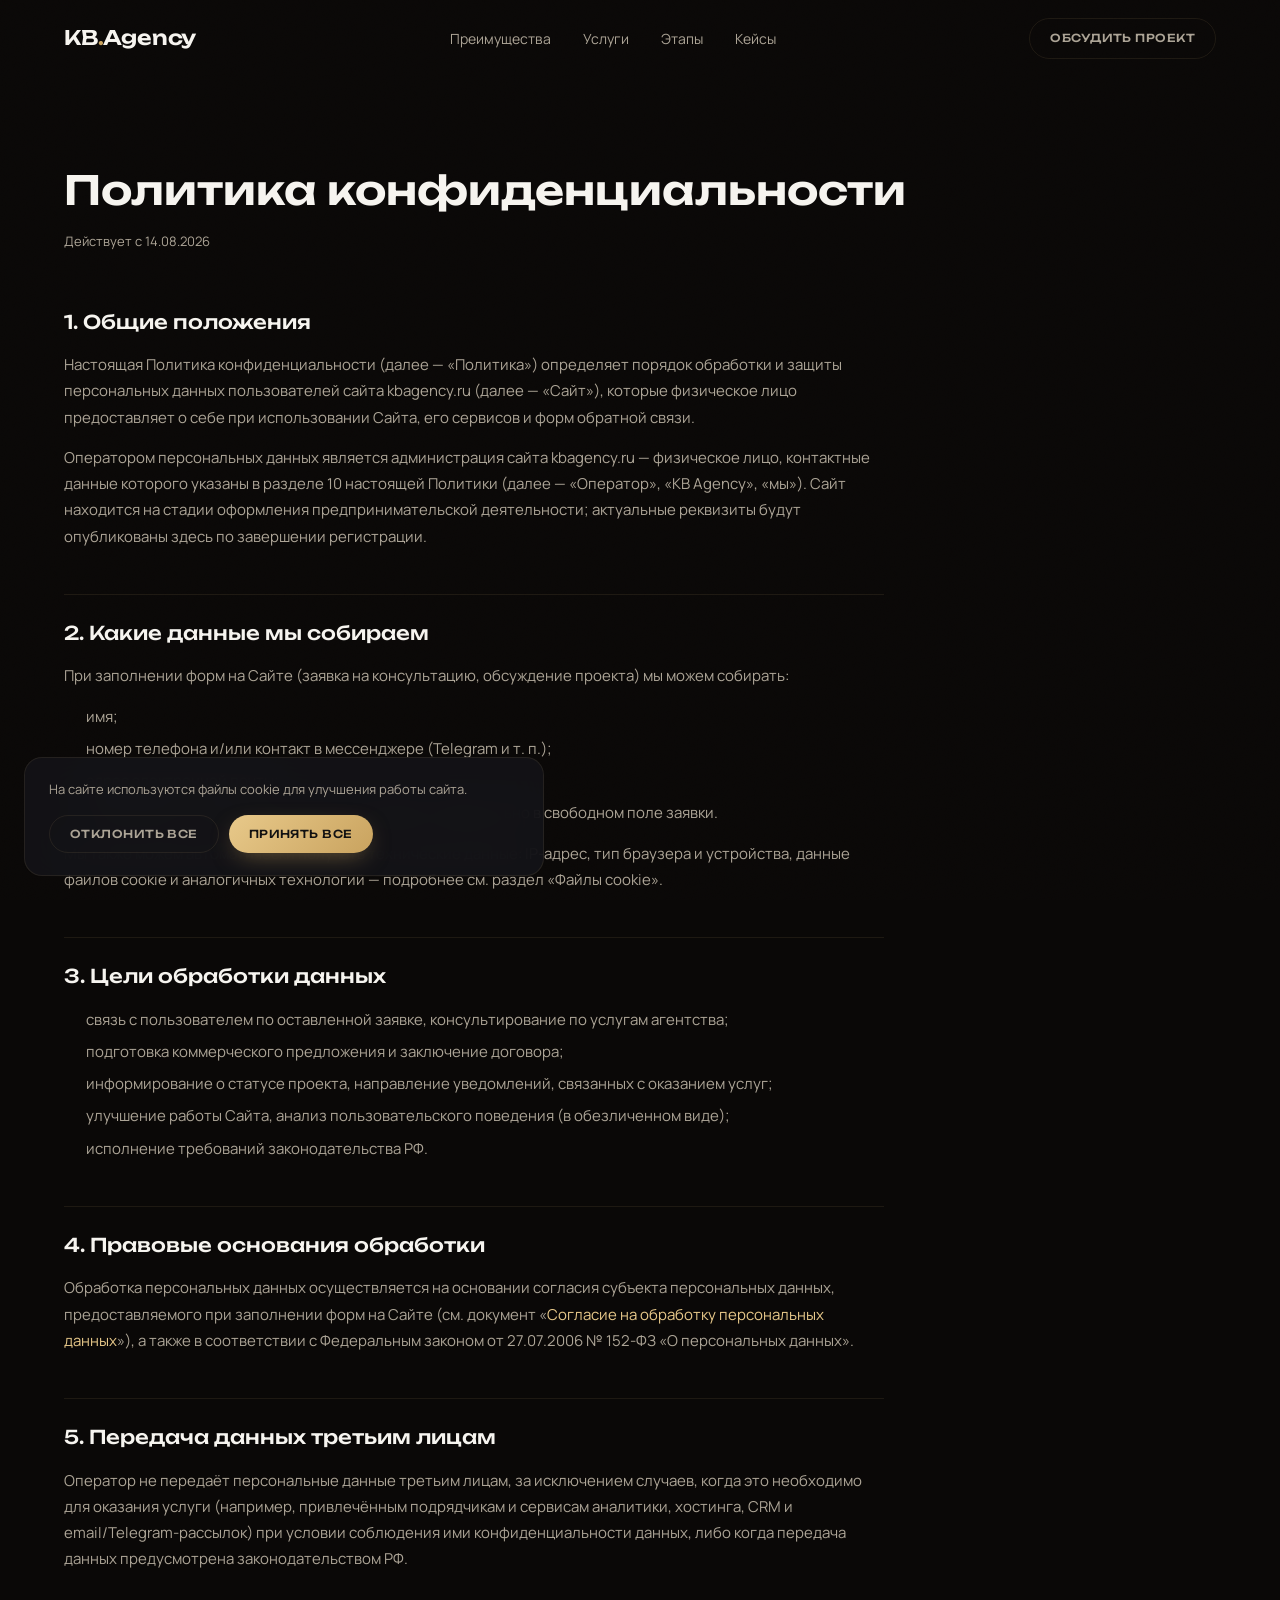
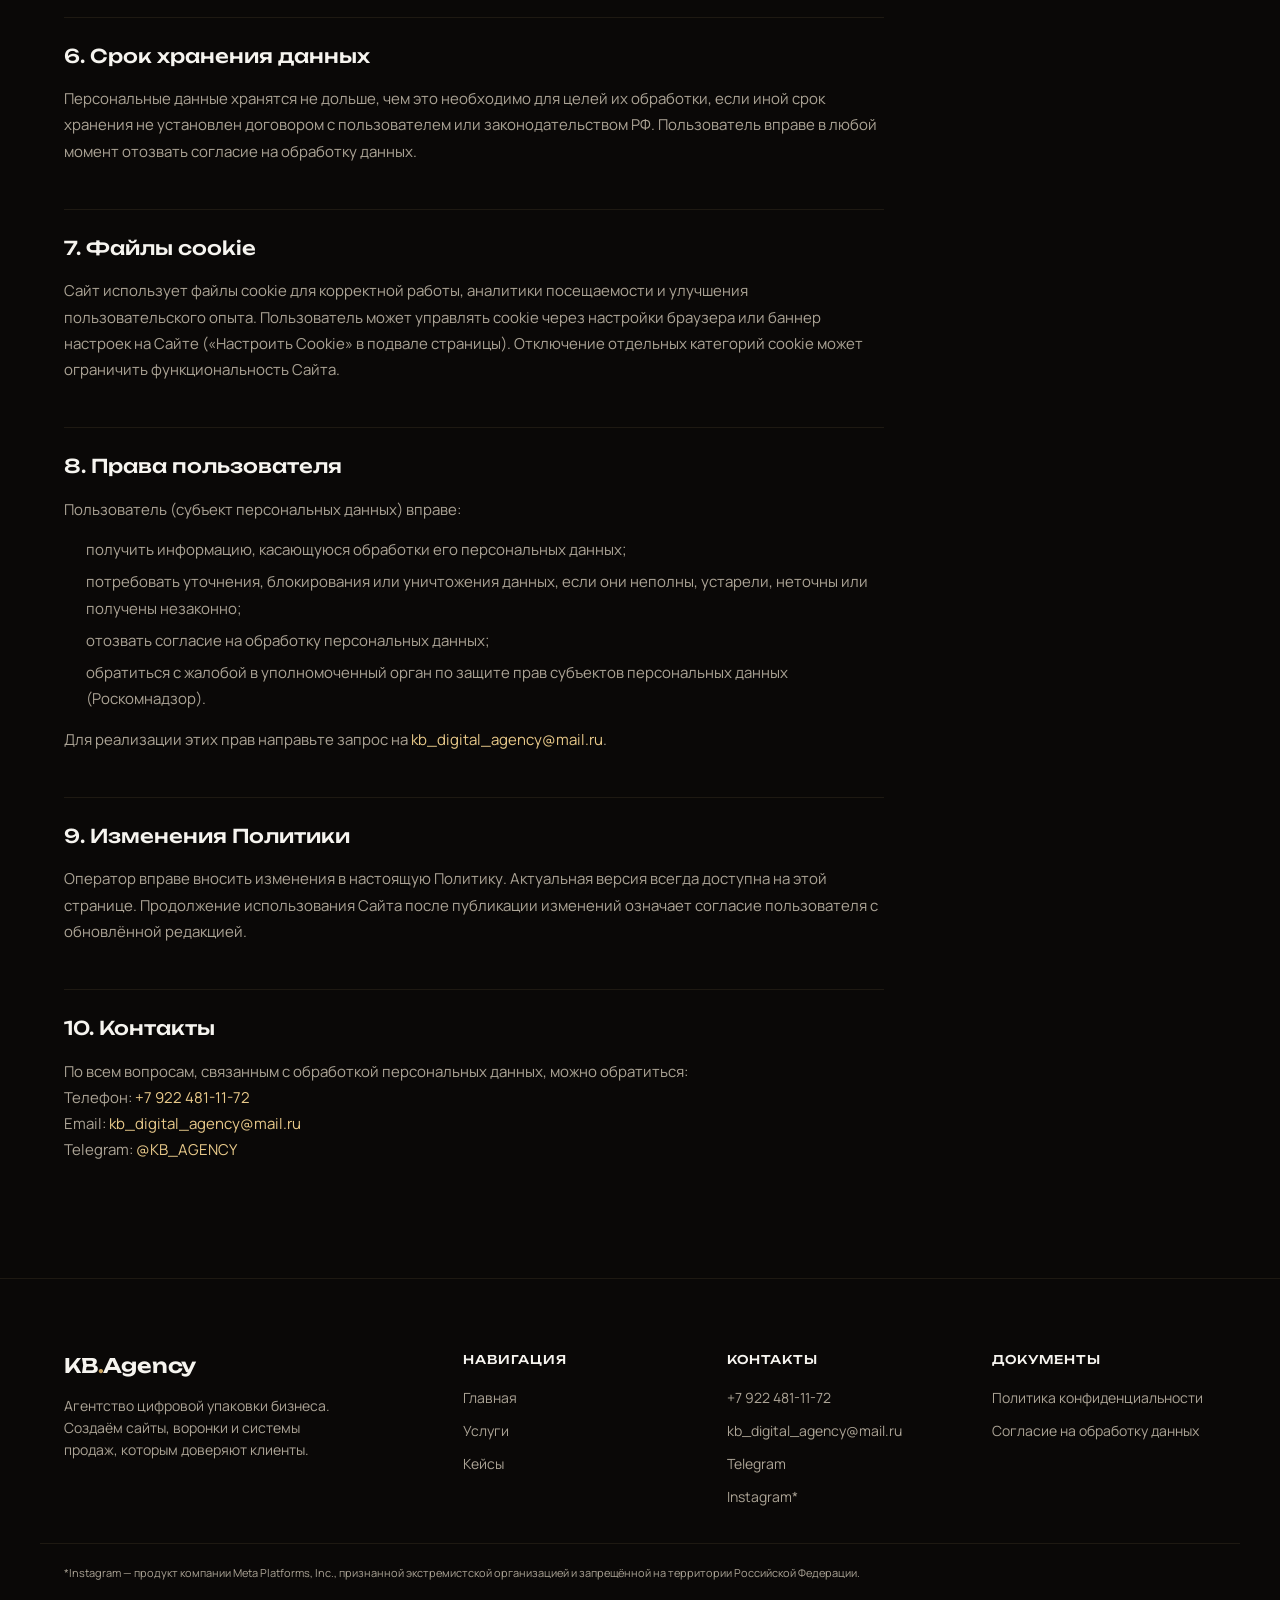
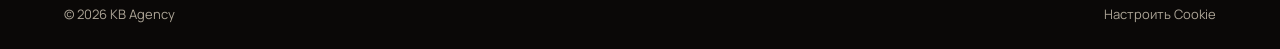
<file: privacy.html>
<!DOCTYPE html>
<html lang="ru">
<head>
<meta charset="UTF-8">
<meta name="viewport" content="width=device-width, initial-scale=1.0">
<title>Политика конфиденциальности — KB Agency</title>
<meta name="description" content="Политика конфиденциальности и обработки персональных данных KB Agency.">
<link rel="canonical" href="https://www.kbagency.ru/privacy.html">
<meta name="robots" content="noindex, follow">
<meta name="theme-color" content="#0a0807">

<meta property="og:type" content="website">
<meta property="og:url" content="https://www.kbagency.ru/privacy.html">
<meta property="og:site_name" content="KB Agency">
<meta property="og:locale" content="ru_RU">
<meta property="og:title" content="Политика конфиденциальности — KB Agency">
<meta property="og:description" content="Политика конфиденциальности и обработки персональных данных KB Agency.">
<meta property="og:image" content="https://www.kbagency.ru/brand/instagram-logo-1080.png">
<meta property="og:image:width" content="1080">
<meta property="og:image:height" content="1080">
<meta name="twitter:card" content="summary_large_image">
<meta name="twitter:title" content="Политика конфиденциальности — KB Agency">
<meta name="twitter:image" content="https://www.kbagency.ru/brand/instagram-logo-1080.png">

<link rel="stylesheet" href="/css/fonts.css">
<link rel="icon" href="/brand/favicon.svg" type="image/svg+xml">
<link rel="stylesheet" href="/css/style.css">
</head>
<body>

<div class="noise-overlay"></div>

<header class="header" id="header">
  <div class="container header__inner">
    <a href="index.html" class="logo">KB<span class="logo__dot">.</span>Agency</a>
    <nav class="nav" id="nav">
      <a href="index.html#advantages" class="nav__link">Преимущества</a>
      <a href="services.html" class="nav__link">Услуги</a>
      <a href="index.html#process" class="nav__link">Этапы</a>
      <a href="cases.html" class="nav__link">Кейсы</a>
      <div class="nav__contact">
        <a href="tel:+79224811172">+7 922 481-11-72</a>
        <a href="mailto:kb_digital_agency@mail.ru">kb_digital_agency@mail.ru</a>
        <a href="https://t.me/KB_AGENCY" target="_blank" rel="noopener">Telegram</a>
        <a href="https://www.instagram.com/kb_digital_agency" target="_blank" rel="noopener">Instagram</a>
      </div>
    </nav>
    <a href="index.html#contact" class="btn btn--small btn--ghost header__cta">Обсудить проект</a>
    <button class="burger" id="burger" aria-label="Открыть меню">
      <span></span><span></span><span></span>
    </button>
  </div>
</header>

<main>
  <section class="legal-page">
    <div class="container">
      <h1 class="legal-page__title">Политика конфиденциальности</h1>
      <p class="legal-page__updated">Действует с 14.08.2026</p>

      <article class="legal">
        <h2>1. Общие положения</h2>
        <p>
          Настоящая Политика конфиденциальности (далее — «Политика») определяет порядок обработки
          и защиты персональных данных пользователей сайта kbagency.ru (далее — «Сайт»), которые
          физическое лицо предоставляет о себе при использовании Сайта, его сервисов и форм обратной связи.
        </p>
        <p>
          Оператором персональных данных является администрация сайта kbagency.ru —
          физическое лицо, контактные данные которого указаны в разделе 10 настоящей Политики
          (далее — «Оператор», «KB Agency», «мы»). Сайт находится на стадии оформления
          предпринимательской деятельности; актуальные реквизиты будут опубликованы здесь
          по завершении регистрации.
        </p>

        <h2>2. Какие данные мы собираем</h2>
        <p>При заполнении форм на Сайте (заявка на консультацию, обсуждение проекта) мы можем собирать:</p>
        <ul>
          <li>имя;</li>
          <li>номер телефона и/или контакт в мессенджере (Telegram и т. п.);</li>
          <li>адрес электронной почты;</li>
          <li>иные данные, которые пользователь указывает добровольно в свободном поле заявки.</li>
        </ul>
        <p>
          Мы также можем автоматически получать технические данные: IP-адрес, тип браузера и устройства,
          данные файлов cookie и аналогичных технологий — подробнее см. раздел «Файлы cookie».
        </p>

        <h2>3. Цели обработки данных</h2>
        <ul>
          <li>связь с пользователем по оставленной заявке, консультирование по услугам агентства;</li>
          <li>подготовка коммерческого предложения и заключение договора;</li>
          <li>информирование о статусе проекта, направление уведомлений, связанных с оказанием услуг;</li>
          <li>улучшение работы Сайта, анализ пользовательского поведения (в обезличенном виде);</li>
          <li>исполнение требований законодательства РФ.</li>
        </ul>

        <h2>4. Правовые основания обработки</h2>
        <p>
          Обработка персональных данных осуществляется на основании согласия субъекта персональных
          данных, предоставляемого при заполнении форм на Сайте (см. документ
          «<a href="personal-data.html">Согласие на обработку персональных данных</a>»),
          а также в соответствии с Федеральным законом от 27.07.2006 № 152-ФЗ «О персональных данных».
        </p>

        <h2>5. Передача данных третьим лицам</h2>
        <p>
          Оператор не передаёт персональные данные третьим лицам, за исключением случаев, когда это
          необходимо для оказания услуги (например, привлечённым подрядчикам и сервисам аналитики,
          хостинга, CRM и email/Telegram-рассылок) при условии соблюдения ими конфиденциальности данных,
          либо когда передача данных предусмотрена законодательством РФ.
        </p>

        <h2>6. Срок хранения данных</h2>
        <p>
          Персональные данные хранятся не дольше, чем это необходимо для целей их обработки, если иной
          срок хранения не установлен договором с пользователем или законодательством РФ. Пользователь
          вправе в любой момент отозвать согласие на обработку данных.
        </p>

        <h2>7. Файлы cookie</h2>
        <p>
          Сайт использует файлы cookie для корректной работы, аналитики посещаемости и улучшения
          пользовательского опыта. Пользователь может управлять cookie через настройки браузера или
          баннер настроек на Сайте («Настроить Cookie» в подвале страницы). Отключение отдельных
          категорий cookie может ограничить функциональность Сайта.
        </p>

        <h2>8. Права пользователя</h2>
        <p>Пользователь (субъект персональных данных) вправе:</p>
        <ul>
          <li>получить информацию, касающуюся обработки его персональных данных;</li>
          <li>потребовать уточнения, блокирования или уничтожения данных, если они неполны, устарели, неточны или получены незаконно;</li>
          <li>отозвать согласие на обработку персональных данных;</li>
          <li>обратиться с жалобой в уполномоченный орган по защите прав субъектов персональных данных (Роскомнадзор).</li>
        </ul>
        <p>
          Для реализации этих прав направьте запрос на
          <a href="mailto:kb_digital_agency@mail.ru">kb_digital_agency@mail.ru</a>.
        </p>

        <h2>9. Изменения Политики</h2>
        <p>
          Оператор вправе вносить изменения в настоящую Политику. Актуальная версия всегда доступна
          на этой странице. Продолжение использования Сайта после публикации изменений означает
          согласие пользователя с обновлённой редакцией.
        </p>

        <h2>10. Контакты</h2>
        <p>
          По всем вопросам, связанным с обработкой персональных данных, можно обратиться:<br>
          Телефон: <a href="tel:+79224811172">+7 922 481-11-72</a><br>
          Email: <a href="mailto:kb_digital_agency@mail.ru">kb_digital_agency@mail.ru</a><br>
          Telegram: <a href="https://t.me/KB_AGENCY" target="_blank" rel="noopener">@KB_AGENCY</a>
        </p>
      </article>
    </div>
  </section>
</main>

<footer class="footer">
  <div class="container footer__inner">
    <div class="footer__brand">
      <a href="index.html" class="logo">KB<span class="logo__dot">.</span>Agency</a>
      <p>Агентство цифровой упаковки бизнеса. Создаём сайты, воронки и системы продаж, которым доверяют клиенты.</p>
    </div>

    <div class="footer__col">
      <span class="footer__heading">Навигация</span>
      <nav class="footer__nav">
        <a href="index.html">Главная</a>
        <a href="services.html">Услуги</a>
        <a href="cases.html">Кейсы</a>
      </nav>
    </div>

    <div class="footer__col">
      <span class="footer__heading">Контакты</span>
      <nav class="footer__nav">
        <a href="tel:+79224811172">+7 922 481-11-72</a>
        <a href="mailto:kb_digital_agency@mail.ru">kb_digital_agency@mail.ru</a>
        <a href="https://t.me/KB_AGENCY" target="_blank" rel="noopener">Telegram</a>
        <a href="https://www.instagram.com/kb_digital_agency" target="_blank" rel="noopener">Instagram*</a>
      </nav>
    </div>

    <div class="footer__col">
      <span class="footer__heading">Документы</span>
      <nav class="footer__nav">
        <a href="privacy.html">Политика конфиденциальности</a>
        <a href="personal-data.html">Согласие на обработку данных</a>
      </nav>
    </div>
  </div>

  <div class="container footer__legal">
    <small>*Instagram — продукт компании Meta Platforms, Inc., признанной экстремистской организацией и запрещённой на территории Российской Федерации.</small>
  </div>

  <div class="container footer__bottom">
    <span>© 2026 KB Agency</span>
    <a href="#" id="cookieSettingsLink">Настроить Cookie</a>
  </div>
</footer>

<div class="cookie-banner" id="cookieBanner">
  <p>На сайте используются файлы cookie для улучшения работы сайта.</p>
  <div class="cookie-banner__actions">
    <button class="btn btn--small btn--ghost" id="cookieDecline">Отклонить все</button>
    <button class="btn btn--small btn--primary" id="cookieAccept">Принять все</button>
  </div>
</div>

<script src="/js/tilt.js"></script>
<script src="/js/main.js"></script>
</body>
</html>
</file>
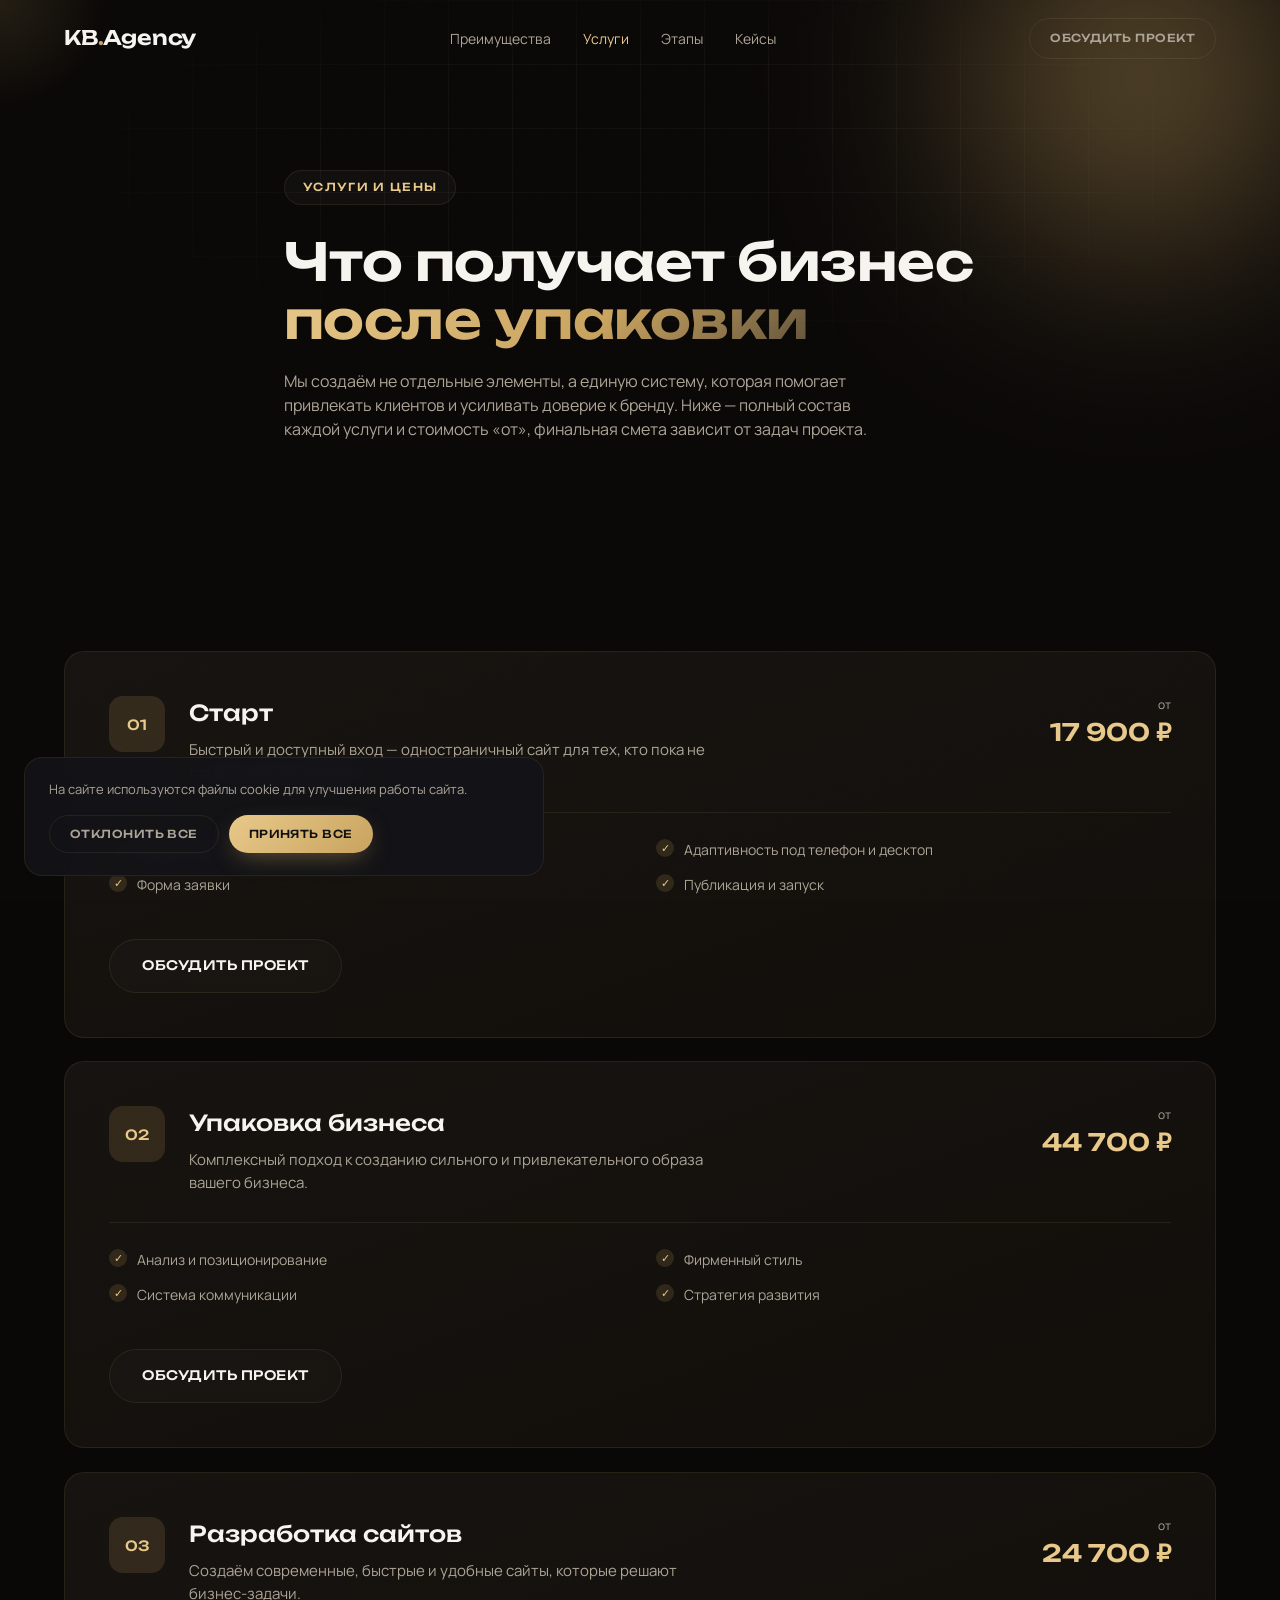
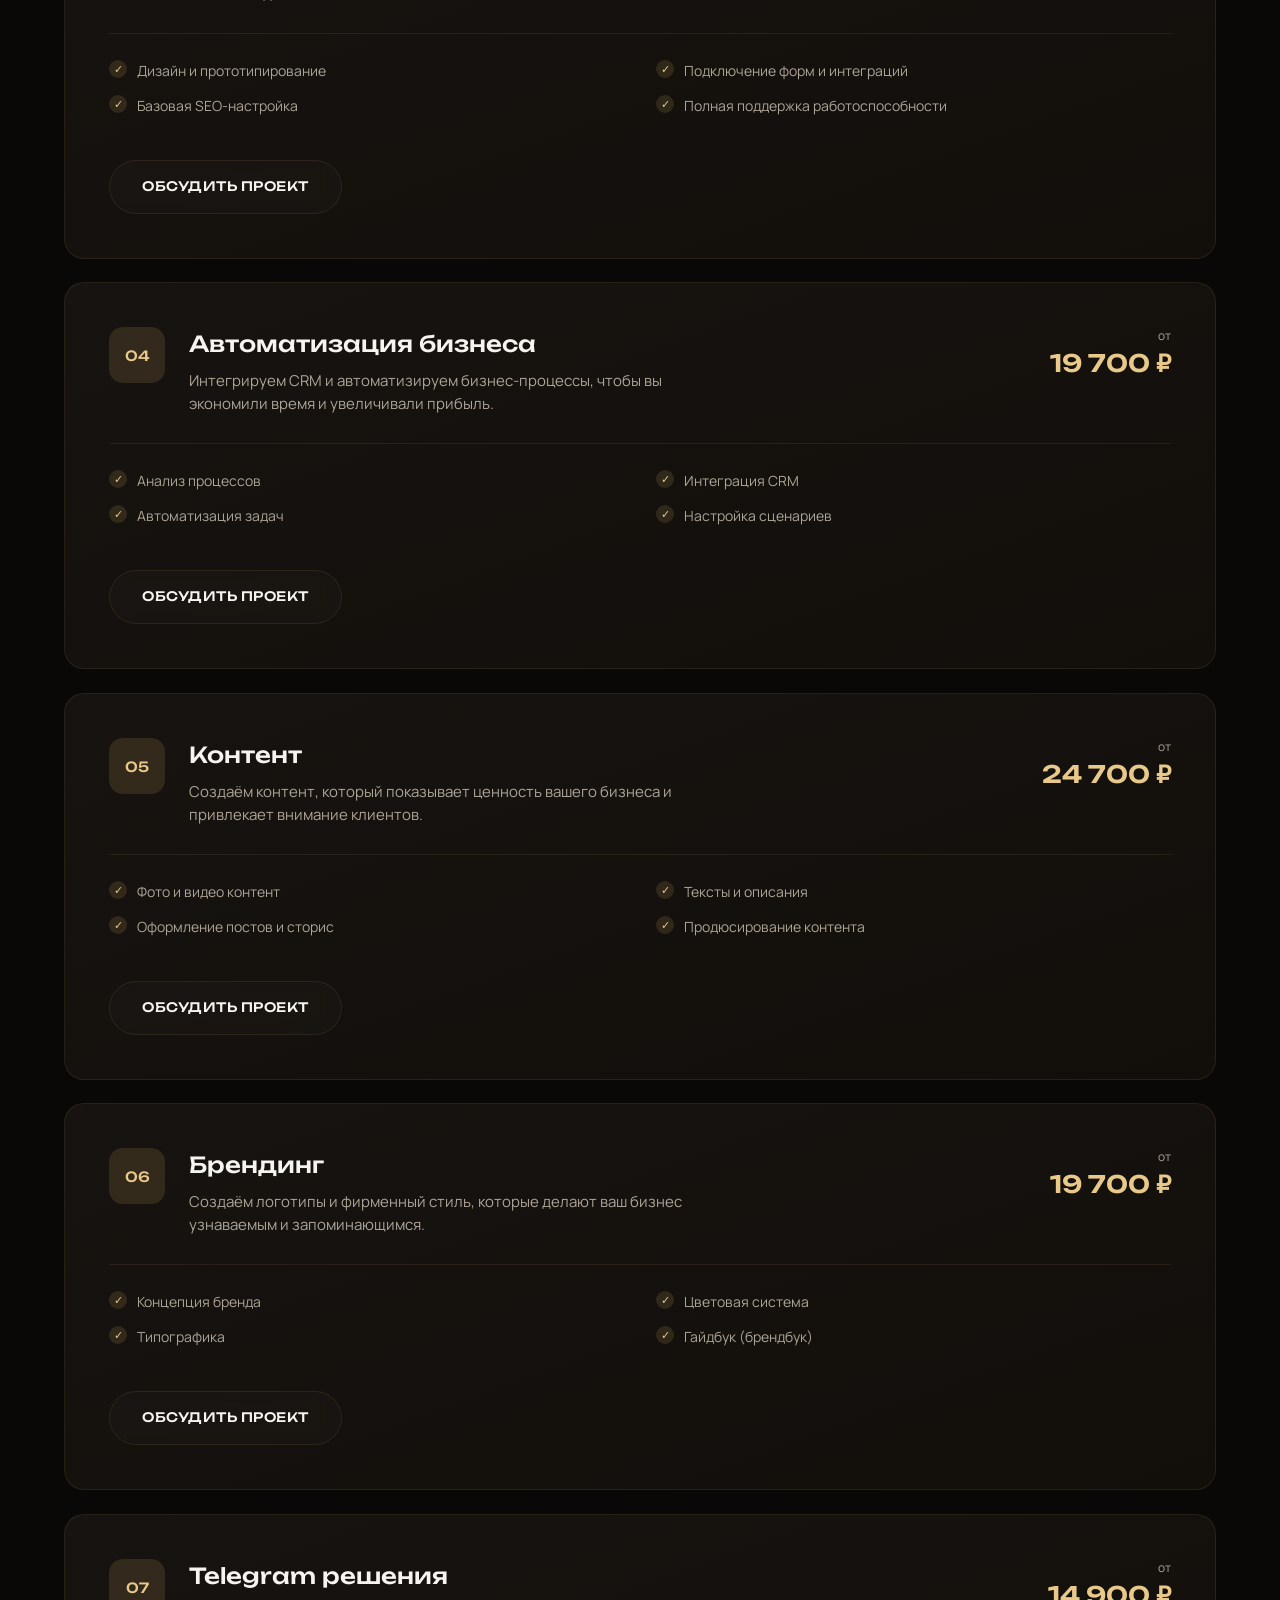
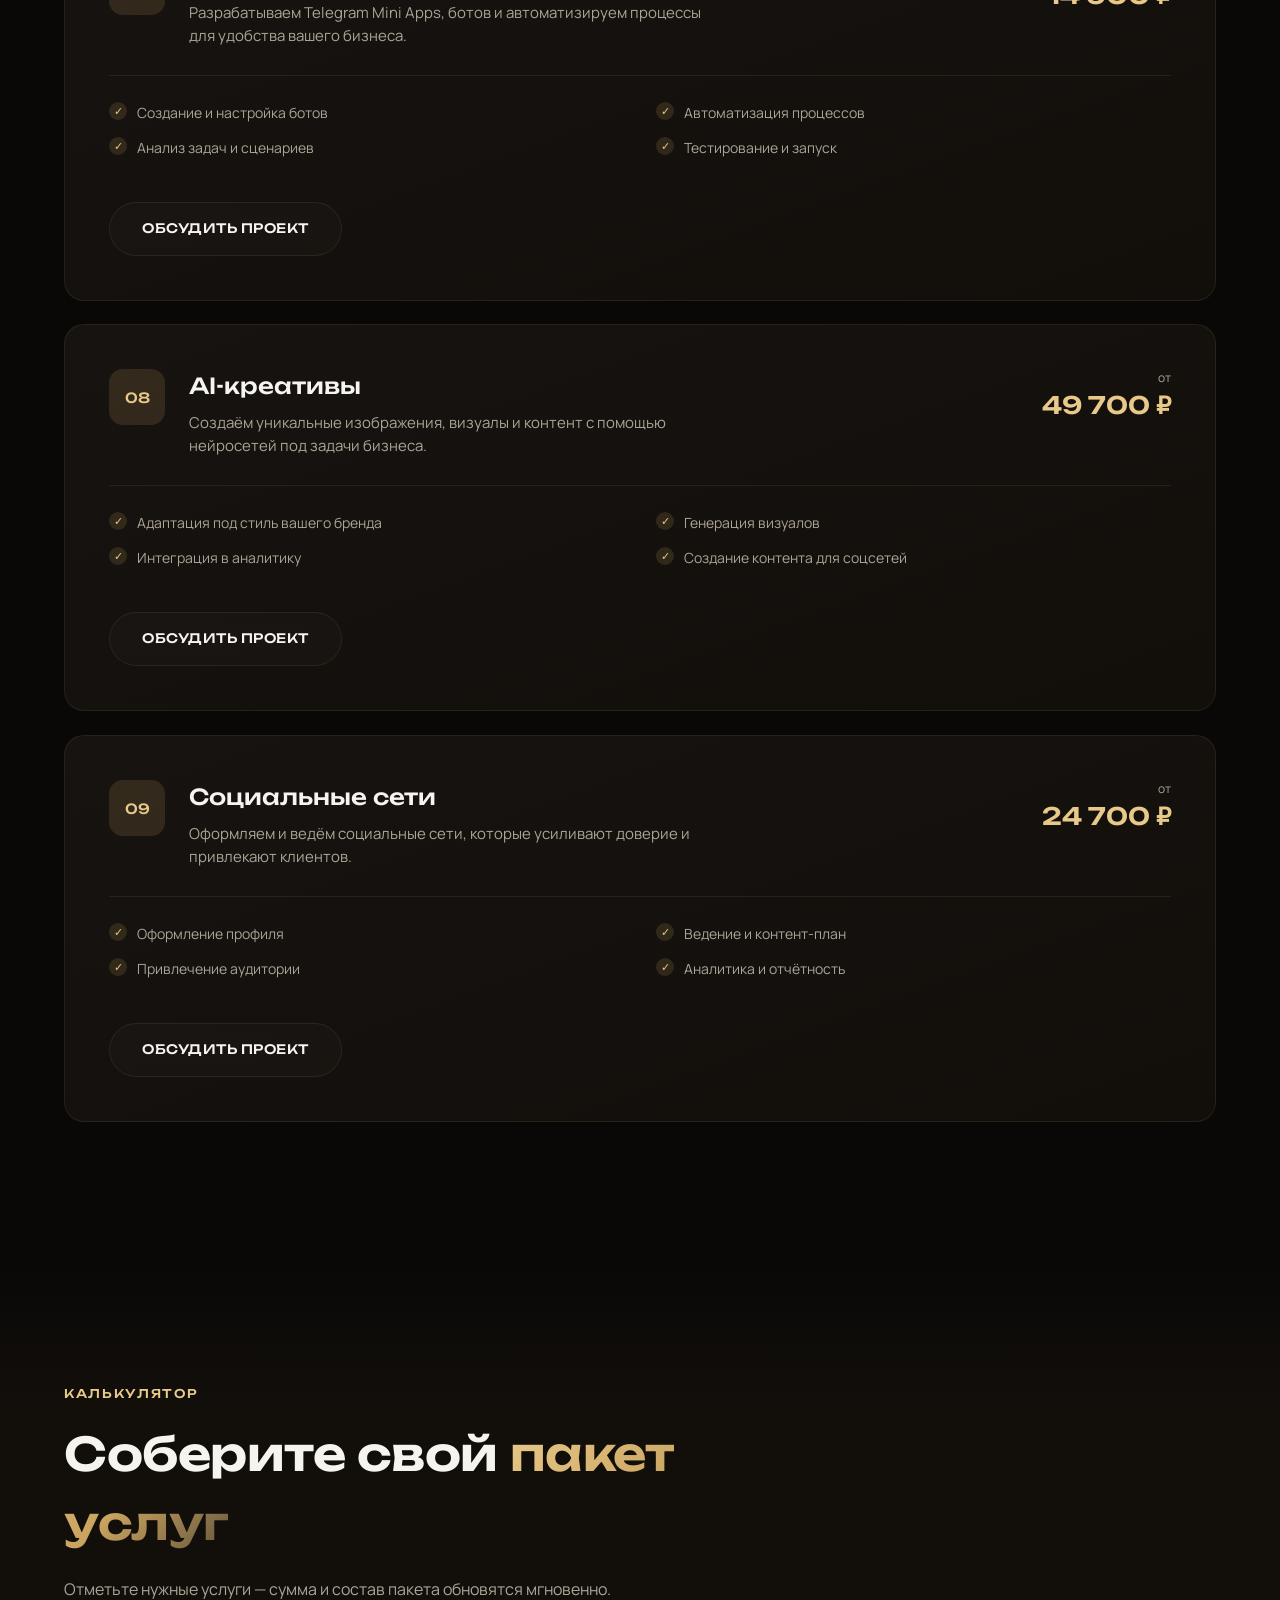
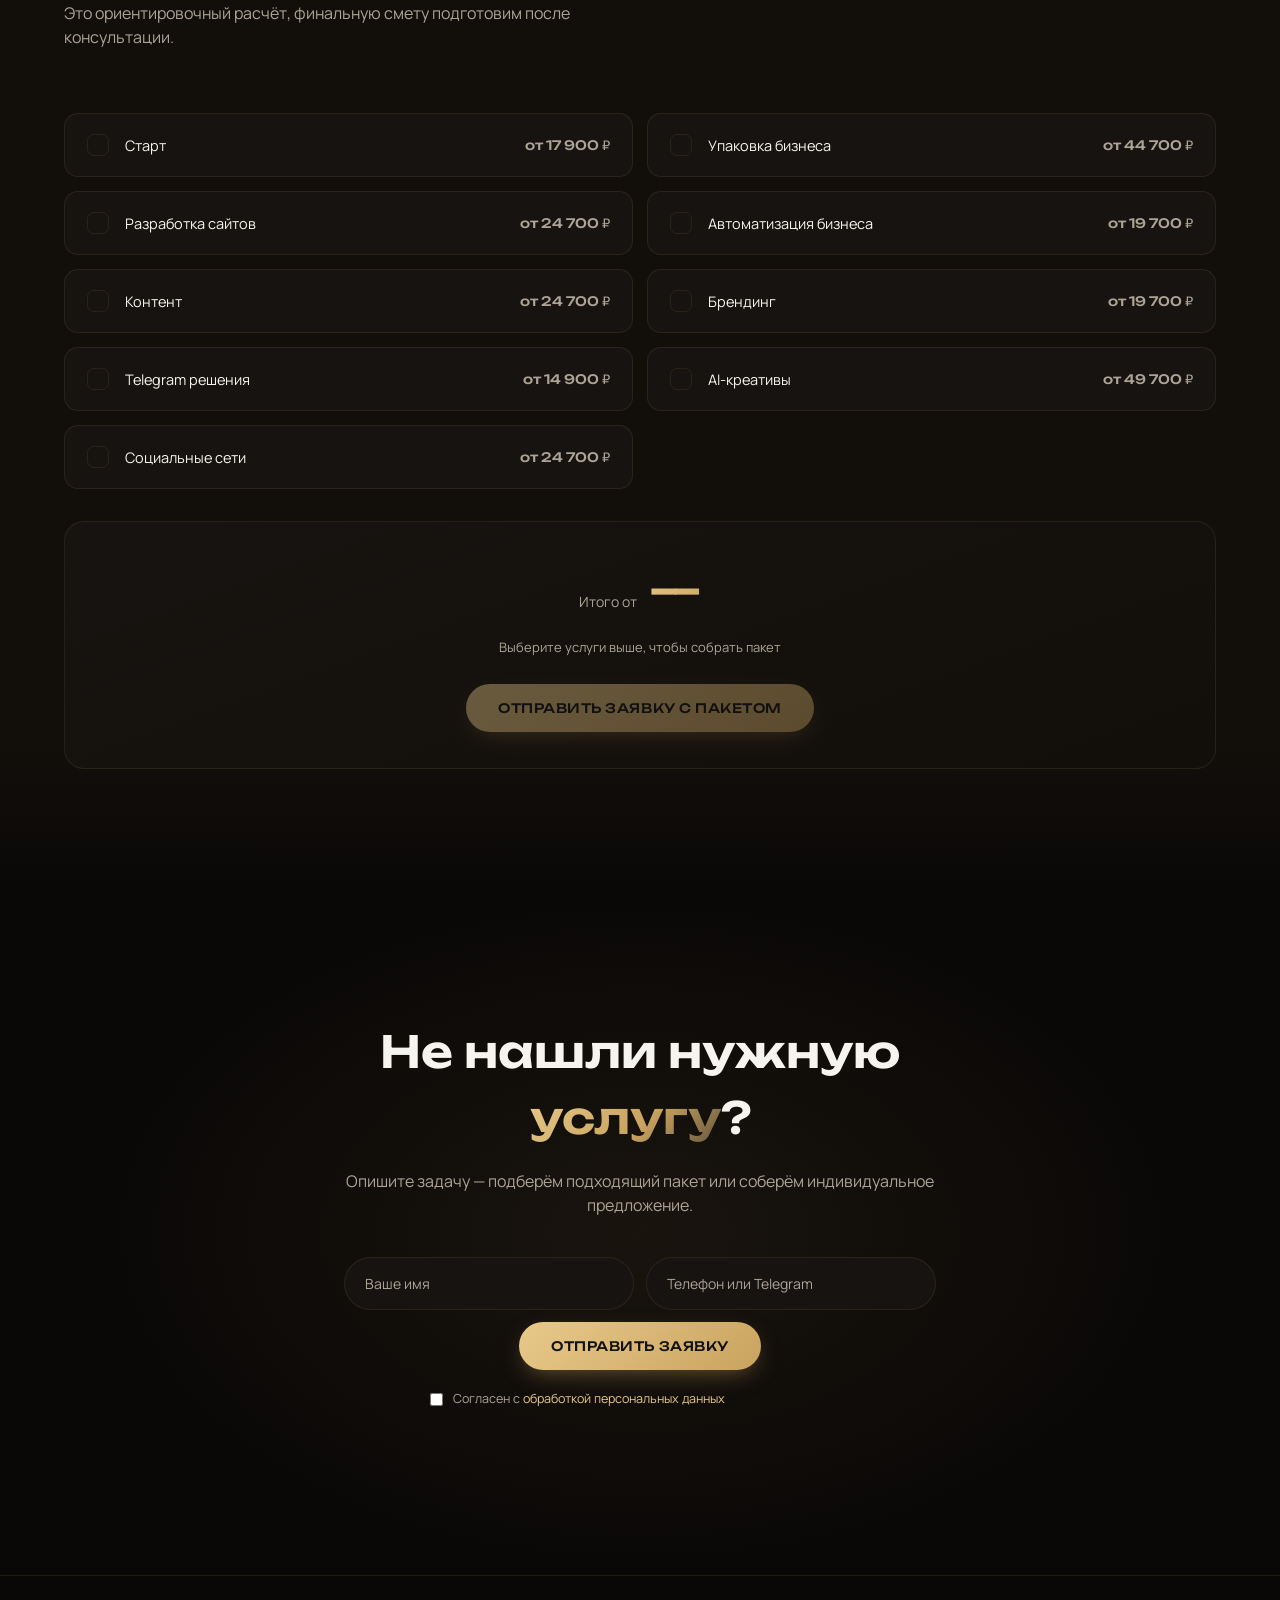
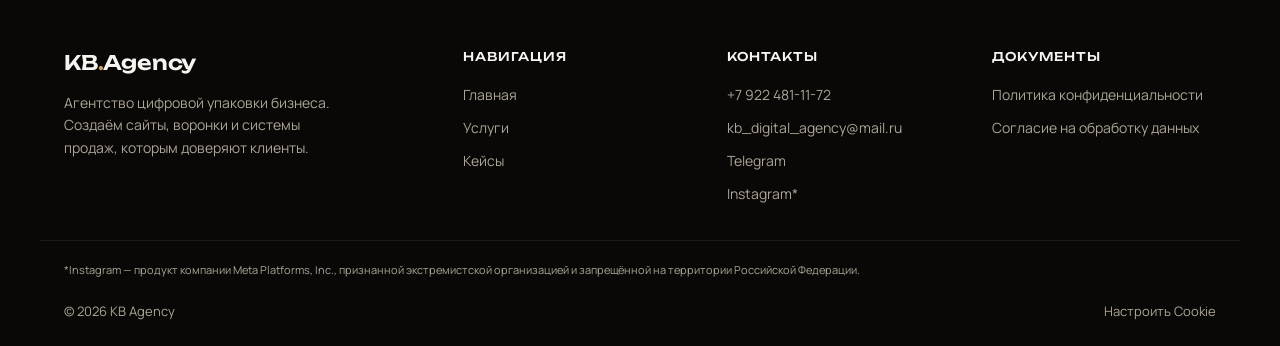
<file: services.html>
<!DOCTYPE html>
<html lang="ru">
<head>
<meta charset="UTF-8">
<meta name="viewport" content="width=device-width, initial-scale=1.0">
<title>Услуги и цены — KB Agency</title>
<meta name="description" content="Разработка сайтов от 17 900 ₽, упаковка бизнеса, брендинг, Telegram-решения, AI-креативы и автоматизация — полный состав услуг и цены KB Agency.">
<link rel="canonical" href="https://www.kbagency.ru/services.html">
<meta name="theme-color" content="#0a0807">

<meta property="og:type" content="website">
<meta property="og:url" content="https://www.kbagency.ru/services.html">
<meta property="og:site_name" content="KB Agency">
<meta property="og:locale" content="ru_RU">
<meta property="og:title" content="Услуги и цены — KB Agency">
<meta property="og:description" content="Разработка сайтов от 17 900 ₽, упаковка бизнеса, брендинг, Telegram-решения, AI-креативы и автоматизация — полный состав услуг и цены KB Agency.">
<meta property="og:image" content="https://www.kbagency.ru/brand/instagram-logo-1080.png">
<meta property="og:image:width" content="1080">
<meta property="og:image:height" content="1080">
<meta name="twitter:card" content="summary_large_image">
<meta name="twitter:title" content="Услуги и цены — KB Agency">
<meta name="twitter:description" content="Разработка сайтов от 17 900 ₽, упаковка бизнеса, брендинг, Telegram-решения, AI-креативы и автоматизация — полный состав услуг и цены KB Agency.">
<meta name="twitter:image" content="https://www.kbagency.ru/brand/instagram-logo-1080.png">

<link rel="stylesheet" href="/css/fonts.css">
<link rel="icon" href="/brand/favicon.svg" type="image/svg+xml">
<link rel="stylesheet" href="/css/style.css">
</head>
<body>

<div class="noise-overlay"></div>
<div class="cursor-glow" id="cursorGlow"></div>

<header class="header" id="header">
  <div class="container header__inner">
    <a href="index.html" class="logo">KB<span class="logo__dot">.</span>Agency</a>

    <nav class="nav" id="nav">
      <a href="index.html#advantages" class="nav__link">Преимущества</a>
      <a href="services.html" class="nav__link is-active">Услуги</a>
      <a href="index.html#process" class="nav__link">Этапы</a>
      <a href="cases.html" class="nav__link">Кейсы</a>
      <div class="nav__contact">
        <a href="tel:+79224811172">+7 922 481-11-72</a>
        <a href="mailto:kb_digital_agency@mail.ru">kb_digital_agency@mail.ru</a>
        <a href="https://t.me/KB_AGENCY" target="_blank" rel="noopener">Telegram</a>
        <a href="https://www.instagram.com/kb_digital_agency" target="_blank" rel="noopener">Instagram</a>
      </div>
    </nav>

    <a href="index.html#contact" class="btn btn--small btn--ghost header__cta">Обсудить проект</a>

    <button class="burger" id="burger" aria-label="Открыть меню">
      <span></span><span></span><span></span>
    </button>
  </div>
</header>

<main>

  <!-- PAGE HERO -->
  <section class="page-hero">
    <div class="hero__bg" aria-hidden="true">
      <div class="hero__orb hero__orb--1"></div>
      <div class="hero__grid"></div>
    </div>
    <div class="container page-hero__inner">
      <span class="eyebrow" data-reveal>Услуги и цены</span>
      <h1 class="page-hero__title" data-reveal>Что получает бизнес <span class="text-gradient">после упаковки</span></h1>
      <p class="page-hero__desc" data-reveal>
        Мы создаём не отдельные элементы, а единую систему, которая помогает
        привлекать клиентов и усиливать доверие к бренду. Ниже — полный состав
        каждой услуги и стоимость «от», финальная смета зависит от задач проекта.
      </p>
    </div>
  </section>

  <!-- SERVICES LIST -->
  <section class="section services-list">
    <div class="container">

      <article class="service-block" id="start" data-reveal>
        <div class="service-block__head">
          <span class="service-block__num">01</span>
          <div>
            <h2 class="service-block__title">Старт</h2>
            <p class="service-block__desc">Быстрый и доступный вход — одностраничный сайт для тех, кто пока не готов к полной упаковке.</p>
          </div>
          <div class="service-block__price">
            <span>от</span>
            <strong>17 900 ₽</strong>
          </div>
        </div>
        <ul class="checklist">
          <li>Вёрстка одного экрана (лендинг)</li>
          <li>Адаптивность под телефон и десктоп</li>
          <li>Форма заявки</li>
          <li>Публикация и запуск</li>
        </ul>
        <a href="index.html#contact" class="btn btn--outline service-block__cta">Обсудить проект</a>
      </article>

      <article class="service-block" id="packaging" data-reveal>
        <div class="service-block__head">
          <span class="service-block__num">02</span>
          <div>
            <h2 class="service-block__title">Упаковка бизнеса</h2>
            <p class="service-block__desc">Комплексный подход к созданию сильного и привлекательного образа вашего бизнеса.</p>
          </div>
          <div class="service-block__price">
            <span>от</span>
            <strong>44 700 ₽</strong>
          </div>
        </div>
        <ul class="checklist">
          <li>Анализ и позиционирование</li>
          <li>Фирменный стиль</li>
          <li>Система коммуникации</li>
          <li>Стратегия развития</li>
        </ul>
        <a href="index.html#contact" class="btn btn--outline service-block__cta">Обсудить проект</a>
      </article>

      <article class="service-block" id="sites" data-reveal>
        <div class="service-block__head">
          <span class="service-block__num">03</span>
          <div>
            <h2 class="service-block__title">Разработка сайтов</h2>
            <p class="service-block__desc">Создаём современные, быстрые и удобные сайты, которые решают бизнес-задачи.</p>
          </div>
          <div class="service-block__price">
            <span>от</span>
            <strong>24 700 ₽</strong>
          </div>
        </div>
        <ul class="checklist">
          <li>Дизайн и прототипирование</li>
          <li>Подключение форм и интеграций</li>
          <li>Базовая SEO-настройка</li>
          <li>Полная поддержка работоспособности</li>
        </ul>
        <a href="index.html#contact" class="btn btn--outline service-block__cta">Обсудить проект</a>
      </article>

      <article class="service-block" id="automation" data-reveal>
        <div class="service-block__head">
          <span class="service-block__num">04</span>
          <div>
            <h2 class="service-block__title">Автоматизация бизнеса</h2>
            <p class="service-block__desc">Интегрируем CRM и автоматизируем бизнес-процессы, чтобы вы экономили время и увеличивали прибыль.</p>
          </div>
          <div class="service-block__price">
            <span>от</span>
            <strong>19 700 ₽</strong>
          </div>
        </div>
        <ul class="checklist">
          <li>Анализ процессов</li>
          <li>Интеграция CRM</li>
          <li>Автоматизация задач</li>
          <li>Настройка сценариев</li>
        </ul>
        <a href="index.html#contact" class="btn btn--outline service-block__cta">Обсудить проект</a>
      </article>

      <article class="service-block" id="content" data-reveal>
        <div class="service-block__head">
          <span class="service-block__num">05</span>
          <div>
            <h2 class="service-block__title">Контент</h2>
            <p class="service-block__desc">Создаём контент, который показывает ценность вашего бизнеса и привлекает внимание клиентов.</p>
          </div>
          <div class="service-block__price">
            <span>от</span>
            <strong>24 700 ₽</strong>
          </div>
        </div>
        <ul class="checklist">
          <li>Фото и видео контент</li>
          <li>Тексты и описания</li>
          <li>Оформление постов и сторис</li>
          <li>Продюсирование контента</li>
        </ul>
        <a href="index.html#contact" class="btn btn--outline service-block__cta">Обсудить проект</a>
      </article>

      <article class="service-block" id="branding" data-reveal>
        <div class="service-block__head">
          <span class="service-block__num">06</span>
          <div>
            <h2 class="service-block__title">Брендинг</h2>
            <p class="service-block__desc">Создаём логотипы и фирменный стиль, которые делают ваш бизнес узнаваемым и запоминающимся.</p>
          </div>
          <div class="service-block__price">
            <span>от</span>
            <strong>19 700 ₽</strong>
          </div>
        </div>
        <ul class="checklist">
          <li>Концепция бренда</li>
          <li>Цветовая система</li>
          <li>Типографика</li>
          <li>Гайдбук (брендбук)</li>
        </ul>
        <a href="index.html#contact" class="btn btn--outline service-block__cta">Обсудить проект</a>
      </article>

      <article class="service-block" id="telegram" data-reveal>
        <div class="service-block__head">
          <span class="service-block__num">07</span>
          <div>
            <h2 class="service-block__title">Telegram решения</h2>
            <p class="service-block__desc">Разрабатываем Telegram Mini Apps, ботов и автоматизируем процессы для удобства вашего бизнеса.</p>
          </div>
          <div class="service-block__price">
            <span>от</span>
            <strong>14 900 ₽</strong>
          </div>
        </div>
        <ul class="checklist">
          <li>Создание и настройка ботов</li>
          <li>Автоматизация процессов</li>
          <li>Анализ задач и сценариев</li>
          <li>Тестирование и запуск</li>
        </ul>
        <a href="index.html#contact" class="btn btn--outline service-block__cta">Обсудить проект</a>
      </article>

      <article class="service-block" id="ai" data-reveal>
        <div class="service-block__head">
          <span class="service-block__num">08</span>
          <div>
            <h2 class="service-block__title">AI-креативы</h2>
            <p class="service-block__desc">Создаём уникальные изображения, визуалы и контент с помощью нейросетей под задачи бизнеса.</p>
          </div>
          <div class="service-block__price">
            <span>от</span>
            <strong>49 700 ₽</strong>
          </div>
        </div>
        <ul class="checklist">
          <li>Адаптация под стиль вашего бренда</li>
          <li>Генерация визуалов</li>
          <li>Интеграция в аналитику</li>
          <li>Создание контента для соцсетей</li>
        </ul>
        <a href="index.html#contact" class="btn btn--outline service-block__cta">Обсудить проект</a>
      </article>

      <article class="service-block" id="social" data-reveal>
        <div class="service-block__head">
          <span class="service-block__num">09</span>
          <div>
            <h2 class="service-block__title">Социальные сети</h2>
            <p class="service-block__desc">Оформляем и ведём социальные сети, которые усиливают доверие и привлекают клиентов.</p>
          </div>
          <div class="service-block__price">
            <span>от</span>
            <strong>24 700 ₽</strong>
          </div>
        </div>
        <ul class="checklist">
          <li>Оформление профиля</li>
          <li>Ведение и контент-план</li>
          <li>Привлечение аудитории</li>
          <li>Аналитика и отчётность</li>
        </ul>
        <a href="index.html#contact" class="btn btn--outline service-block__cta">Обсудить проект</a>
      </article>

    </div>
  </section>

  <!-- CALCULATOR -->
  <section class="section section--alt" id="calculator">
    <div class="container">
      <span class="section__eyebrow" data-reveal>Калькулятор</span>
      <h2 class="section__title" data-reveal>Соберите свой <span class="text-gradient">пакет услуг</span></h2>
      <p class="section__lead" data-reveal>
        Отметьте нужные услуги — сумма и состав пакета обновятся мгновенно.
        Это ориентировочный расчёт, финальную смету подготовим после консультации.
      </p>

      <div class="calc" data-reveal>
        <div class="calc__grid" id="calcGrid">
          <label class="calc__item">
            <input type="checkbox" class="calc__checkbox" data-name="Старт" data-price="17900">
            <span class="calc__item-check">✓</span>
            <span class="calc__item-body">
              <span class="calc__item-title">Старт</span>
              <span class="calc__item-price">от 17 900 ₽</span>
            </span>
          </label>
          <label class="calc__item">
            <input type="checkbox" class="calc__checkbox" data-name="Упаковка бизнеса" data-price="44700">
            <span class="calc__item-check">✓</span>
            <span class="calc__item-body">
              <span class="calc__item-title">Упаковка бизнеса</span>
              <span class="calc__item-price">от 44 700 ₽</span>
            </span>
          </label>
          <label class="calc__item">
            <input type="checkbox" class="calc__checkbox" data-name="Разработка сайтов" data-price="24700">
            <span class="calc__item-check">✓</span>
            <span class="calc__item-body">
              <span class="calc__item-title">Разработка сайтов</span>
              <span class="calc__item-price">от 24 700 ₽</span>
            </span>
          </label>
          <label class="calc__item">
            <input type="checkbox" class="calc__checkbox" data-name="Автоматизация бизнеса" data-price="19700">
            <span class="calc__item-check">✓</span>
            <span class="calc__item-body">
              <span class="calc__item-title">Автоматизация бизнеса</span>
              <span class="calc__item-price">от 19 700 ₽</span>
            </span>
          </label>
          <label class="calc__item">
            <input type="checkbox" class="calc__checkbox" data-name="Контент" data-price="24700">
            <span class="calc__item-check">✓</span>
            <span class="calc__item-body">
              <span class="calc__item-title">Контент</span>
              <span class="calc__item-price">от 24 700 ₽</span>
            </span>
          </label>
          <label class="calc__item">
            <input type="checkbox" class="calc__checkbox" data-name="Брендинг" data-price="19700">
            <span class="calc__item-check">✓</span>
            <span class="calc__item-body">
              <span class="calc__item-title">Брендинг</span>
              <span class="calc__item-price">от 19 700 ₽</span>
            </span>
          </label>
          <label class="calc__item">
            <input type="checkbox" class="calc__checkbox" data-name="Telegram решения" data-price="14900">
            <span class="calc__item-check">✓</span>
            <span class="calc__item-body">
              <span class="calc__item-title">Telegram решения</span>
              <span class="calc__item-price">от 14 900 ₽</span>
            </span>
          </label>
          <label class="calc__item">
            <input type="checkbox" class="calc__checkbox" data-name="AI-креативы" data-price="49700">
            <span class="calc__item-check">✓</span>
            <span class="calc__item-body">
              <span class="calc__item-title">AI-креативы</span>
              <span class="calc__item-price">от 49 700 ₽</span>
            </span>
          </label>
          <label class="calc__item">
            <input type="checkbox" class="calc__checkbox" data-name="Социальные сети" data-price="24700">
            <span class="calc__item-check">✓</span>
            <span class="calc__item-body">
              <span class="calc__item-title">Социальные сети</span>
              <span class="calc__item-price">от 24 700 ₽</span>
            </span>
          </label>
        </div>

        <div class="calc__summary">
          <div class="calc__total">
            <span>Итого от</span>
            <strong id="calcTotal">0 ₽</strong>
          </div>
          <p class="calc__list" id="calcList">Выберите услуги выше, чтобы собрать пакет</p>
          <button type="button" class="btn btn--primary" id="calcSubmit" disabled>Отправить заявку с пакетом</button>
        </div>
      </div>
    </div>
  </section>

  <!-- CTA -->
  <section class="cta" id="contact">
    <div class="container cta__inner" data-reveal>
      <h2 class="cta__title">Не нашли нужную <span class="text-gradient">услугу</span>?</h2>
      <p class="cta__text">Опишите задачу — подберём подходящий пакет или соберём индивидуальное предложение.</p>
      <form class="cta__form" id="ctaForm">
        <input type="text" name="name" placeholder="Ваше имя" required>
        <input type="tel" name="phone" placeholder="Телефон или Telegram" required>
        <input type="hidden" name="services" id="ctaServices">
        <button type="submit" class="btn btn--primary">Отправить заявку</button>
      </form>
      <label class="cta__consent">
        <input type="checkbox" form="ctaForm" required>
        <span>Согласен с <a href="personal-data.html">обработкой персональных данных</a></span>
      </label>
      <p class="cta__note" id="ctaNote"></p>
    </div>
  </section>

</main>

<footer class="footer">
  <div class="container footer__inner">
    <div class="footer__brand">
      <a href="index.html" class="logo">KB<span class="logo__dot">.</span>Agency</a>
      <p>Агентство цифровой упаковки бизнеса. Создаём сайты, воронки и системы продаж, которым доверяют клиенты.</p>
    </div>

    <div class="footer__col">
      <span class="footer__heading">Навигация</span>
      <nav class="footer__nav">
        <a href="index.html">Главная</a>
        <a href="services.html">Услуги</a>
        <a href="cases.html">Кейсы</a>
      </nav>
    </div>

    <div class="footer__col">
      <span class="footer__heading">Контакты</span>
      <nav class="footer__nav">
        <a href="tel:+79224811172">+7 922 481-11-72</a>
        <a href="mailto:kb_digital_agency@mail.ru">kb_digital_agency@mail.ru</a>
        <a href="https://t.me/KB_AGENCY" target="_blank" rel="noopener">Telegram</a>
        <a href="https://www.instagram.com/kb_digital_agency" target="_blank" rel="noopener">Instagram*</a>
      </nav>
    </div>

    <div class="footer__col">
      <span class="footer__heading">Документы</span>
      <nav class="footer__nav">
        <a href="privacy.html">Политика конфиденциальности</a>
        <a href="personal-data.html">Согласие на обработку данных</a>
      </nav>
    </div>
  </div>

  <div class="container footer__legal">
    <small>*Instagram — продукт компании Meta Platforms, Inc., признанной экстремистской организацией и запрещённой на территории Российской Федерации.</small>
  </div>

  <div class="container footer__bottom">
    <span>© 2026 KB Agency</span>
    <a href="#" id="cookieSettingsLink">Настроить Cookie</a>
  </div>
</footer>

<div class="cookie-banner" id="cookieBanner">
  <p>На сайте используются файлы cookie для улучшения работы сайта.</p>
  <div class="cookie-banner__actions">
    <button class="btn btn--small btn--ghost" id="cookieDecline">Отклонить все</button>
    <button class="btn btn--small btn--primary" id="cookieAccept">Принять все</button>
  </div>
</div>

<script src="/js/tilt.js"></script>
<script src="/js/calculator.js"></script>
<script src="/js/main.js"></script>
</body>
</html>
</file>
<file: css/fonts.css>
/* cyrillic-ext */
@font-face {
  font-family: 'Manrope';
  font-style: normal;
  font-weight: 400;
  font-display: swap;
  src: url(../fonts/manrope-400-cyrillic-ext.woff2) format('woff2');
  unicode-range: U+0460-052F, U+1C80-1C8A, U+20B4, U+2DE0-2DFF, U+A640-A69F, U+FE2E-FE2F;
}
/* cyrillic */
@font-face {
  font-family: 'Manrope';
  font-style: normal;
  font-weight: 400;
  font-display: swap;
  src: url(../fonts/manrope-400-cyrillic.woff2) format('woff2');
  unicode-range: U+0301, U+0400-045F, U+0490-0491, U+04B0-04B1, U+2116;
}
/* latin */
@font-face {
  font-family: 'Manrope';
  font-style: normal;
  font-weight: 400;
  font-display: swap;
  src: url(../fonts/manrope-400-latin.woff2) format('woff2');
  unicode-range: U+0000-00FF, U+0131, U+0152-0153, U+02BB-02BC, U+02C6, U+02DA, U+02DC, U+0304, U+0308, U+0329, U+2000-206F, U+20AC, U+2122, U+2191, U+2193, U+2212, U+2215, U+FEFF, U+FFFD;
}
/* cyrillic-ext */
@font-face {
  font-family: 'Manrope';
  font-style: normal;
  font-weight: 600;
  font-display: swap;
  src: url(../fonts/manrope-400-cyrillic-ext.woff2) format('woff2');
  unicode-range: U+0460-052F, U+1C80-1C8A, U+20B4, U+2DE0-2DFF, U+A640-A69F, U+FE2E-FE2F;
}
/* cyrillic */
@font-face {
  font-family: 'Manrope';
  font-style: normal;
  font-weight: 600;
  font-display: swap;
  src: url(../fonts/manrope-400-cyrillic.woff2) format('woff2');
  unicode-range: U+0301, U+0400-045F, U+0490-0491, U+04B0-04B1, U+2116;
}
/* latin */
@font-face {
  font-family: 'Manrope';
  font-style: normal;
  font-weight: 600;
  font-display: swap;
  src: url(../fonts/manrope-400-latin.woff2) format('woff2');
  unicode-range: U+0000-00FF, U+0131, U+0152-0153, U+02BB-02BC, U+02C6, U+02DA, U+02DC, U+0304, U+0308, U+0329, U+2000-206F, U+20AC, U+2122, U+2191, U+2193, U+2212, U+2215, U+FEFF, U+FFFD;
}
/* cyrillic-ext */
@font-face {
  font-family: 'Unbounded';
  font-style: normal;
  font-weight: 500;
  font-display: swap;
  src: url(../fonts/unbounded-500-cyrillic-ext.woff2) format('woff2');
  unicode-range: U+0460-052F, U+1C80-1C8A, U+20B4, U+2DE0-2DFF, U+A640-A69F, U+FE2E-FE2F;
}
/* cyrillic */
@font-face {
  font-family: 'Unbounded';
  font-style: normal;
  font-weight: 500;
  font-display: swap;
  src: url(../fonts/unbounded-500-cyrillic.woff2) format('woff2');
  unicode-range: U+0301, U+0400-045F, U+0490-0491, U+04B0-04B1, U+2116;
}
/* latin */
@font-face {
  font-family: 'Unbounded';
  font-style: normal;
  font-weight: 500;
  font-display: swap;
  src: url(../fonts/unbounded-500-latin.woff2) format('woff2');
  unicode-range: U+0000-00FF, U+0131, U+0152-0153, U+02BB-02BC, U+02C6, U+02DA, U+02DC, U+0304, U+0308, U+0329, U+2000-206F, U+20AC, U+2122, U+2191, U+2193, U+2212, U+2215, U+FEFF, U+FFFD;
}
/* cyrillic-ext */
@font-face {
  font-family: 'Unbounded';
  font-style: normal;
  font-weight: 600;
  font-display: swap;
  src: url(../fonts/unbounded-500-cyrillic-ext.woff2) format('woff2');
  unicode-range: U+0460-052F, U+1C80-1C8A, U+20B4, U+2DE0-2DFF, U+A640-A69F, U+FE2E-FE2F;
}
/* cyrillic */
@font-face {
  font-family: 'Unbounded';
  font-style: normal;
  font-weight: 600;
  font-display: swap;
  src: url(../fonts/unbounded-500-cyrillic.woff2) format('woff2');
  unicode-range: U+0301, U+0400-045F, U+0490-0491, U+04B0-04B1, U+2116;
}
/* latin */
@font-face {
  font-family: 'Unbounded';
  font-style: normal;
  font-weight: 600;
  font-display: swap;
  src: url(../fonts/unbounded-500-latin.woff2) format('woff2');
  unicode-range: U+0000-00FF, U+0131, U+0152-0153, U+02BB-02BC, U+02C6, U+02DA, U+02DC, U+0304, U+0308, U+0329, U+2000-206F, U+20AC, U+2122, U+2191, U+2193, U+2212, U+2215, U+FEFF, U+FFFD;
}
/* cyrillic-ext */
@font-face {
  font-family: 'Unbounded';
  font-style: normal;
  font-weight: 700;
  font-display: swap;
  src: url(../fonts/unbounded-500-cyrillic-ext.woff2) format('woff2');
  unicode-range: U+0460-052F, U+1C80-1C8A, U+20B4, U+2DE0-2DFF, U+A640-A69F, U+FE2E-FE2F;
}
/* cyrillic */
@font-face {
  font-family: 'Unbounded';
  font-style: normal;
  font-weight: 700;
  font-display: swap;
  src: url(../fonts/unbounded-500-cyrillic.woff2) format('woff2');
  unicode-range: U+0301, U+0400-045F, U+0490-0491, U+04B0-04B1, U+2116;
}
/* latin */
@font-face {
  font-family: 'Unbounded';
  font-style: normal;
  font-weight: 700;
  font-display: swap;
  src: url(../fonts/unbounded-500-latin.woff2) format('woff2');
  unicode-range: U+0000-00FF, U+0131, U+0152-0153, U+02BB-02BC, U+02C6, U+02DA, U+02DC, U+0304, U+0308, U+0329, U+2000-206F, U+20AC, U+2122, U+2191, U+2193, U+2212, U+2215, U+FEFF, U+FFFD;
}
</file>
<file: css/style.css>
/* ============ KB Agency — style.css ============ */

:root{
  --bg: #0a0807;
  --bg-soft: #120f0b;
  --surface: #171310;
  --surface-2: #201a14;
  --border: rgba(232,201,138,.09);
  --text: #f6f4ef;
  --text-dim: #aca496;
  --accent: #c9a35f;
  --accent-2: #e8c98a;
  --accent-deep: #8f6a34;
  --accent-soft: rgba(201,163,95,.16);
  --radius: 20px;
  --container: 1200px;
  --ff-display: 'Unbounded', sans-serif;
  --ff-body: 'Manrope', sans-serif;
  --ease: cubic-bezier(.22,1,.36,1);
}

*{ box-sizing:border-box; margin:0; padding:0; }
html{ scroll-behavior:smooth; scrollbar-color:var(--accent) var(--bg-soft); scrollbar-width:thin; }
body{
  background:var(--bg);
  color:var(--text);
  font-family:var(--ff-body);
  line-height:1.5;
  overflow-x:hidden;
  -webkit-font-smoothing:antialiased;
}

/* ---------- branded scrollbar ---------- */
::-webkit-scrollbar{ width:10px; height:10px; }
::-webkit-scrollbar-track{ background:var(--bg-soft); }
::-webkit-scrollbar-thumb{
  background:linear-gradient(180deg, var(--accent-2), var(--accent));
  border-radius:6px;
  border:2px solid var(--bg-soft);
}
::-webkit-scrollbar-thumb:hover{ background:linear-gradient(180deg, var(--accent-2), var(--accent-2)); }

/* ---------- cross-page view transitions ---------- */
@view-transition{
  navigation:auto;
}
::view-transition-old(root){
  animation: kb-fade-out .35s var(--ease) both;
}
::view-transition-new(root){
  animation: kb-fade-in .45s var(--ease) both;
}
@keyframes kb-fade-out{ to{ opacity:0; } }
@keyframes kb-fade-in{ from{ opacity:0; } }

@media (prefers-reduced-motion: reduce){
  ::view-transition-old(root), ::view-transition-new(root){ animation:none; }
}
img{ max-width:100%; display:block; }
a{ color:inherit; text-decoration:none; }
button{ font-family:inherit; cursor:pointer; border:none; background:none; color:inherit; }
input{ font-family:inherit; }
ul{ list-style:none; }

.container{
  width:100%;
  max-width:var(--container);
  margin:0 auto;
  padding:0 24px;
}

.text-gradient{
  background:linear-gradient(135deg, var(--accent-2), var(--accent) 60%, #fff2 120%);
  -webkit-background-clip:text;
  background-clip:text;
  color:transparent;
}

/* ---------- intro screen ---------- */
.intro{
  position:fixed; inset:0; z-index:1000;
  background:var(--bg);
  display:flex; align-items:center; justify-content:center;
  cursor:pointer;
  transition:opacity .5s var(--ease), visibility .5s;
}
.intro.is-hidden{ opacity:0; visibility:hidden; pointer-events:none; }
.intro__mark{ position:relative; display:inline-flex; align-items:flex-start; }
.intro__text{
  font-family:var(--ff-display); font-weight:700;
  font-size:clamp(48px, 10vw, 120px);
  line-height:1;
  background:linear-gradient(135deg, var(--accent-2), var(--accent));
  -webkit-background-clip:text; background-clip:text; color:transparent;
  clip-path:inset(0 100% 0 0);
  transition:clip-path .9s cubic-bezier(.65,0,.35,1);
}
.intro.is-drawn .intro__text{ clip-path:inset(0 0% 0 0); }
.intro__dot{
  display:inline-block; width:.14em; height:.14em; border-radius:50%;
  background:linear-gradient(135deg, var(--accent-2), var(--accent));
  margin-left:.06em; transform:scale(0);
  transition:transform .35s var(--ease) .75s;
}
.intro.is-drawn .intro__dot{ transform:scale(1); }
.intro__caret{
  position:absolute; top:2%; left:0; width:3px; height:92%;
  background:linear-gradient(180deg, var(--accent-2), var(--accent));
  opacity:0;
  box-shadow:0 0 12px rgba(201,163,95,.7);
}
.intro.is-drawn .intro__caret{
  animation:introCaret .9s cubic-bezier(.65,0,.35,1) forwards;
}
@keyframes introCaret{
  0%{ left:0; opacity:1; }
  85%{ opacity:1; }
  100%{ left:100%; opacity:0; }
}

/* ---------- noise + cursor glow ---------- */
.noise-overlay{
  position:fixed; inset:0; pointer-events:none; z-index:2;
  opacity:.035;
  background-image:url("data:image/svg+xml,%3Csvg xmlns='http://www.w3.org/2000/svg' width='120' height='120'%3E%3Cfilter id='n'%3E%3CfeTurbulence type='fractalNoise' baseFrequency='0.9' numOctaves='2' stitchTiles='stitch'/%3E%3C/filter%3E%3Crect width='100%25' height='100%25' filter='url(%23n)'/%3E%3C/svg%3E");
  mix-blend-mode:overlay;
}
.cursor-glow{
  position:fixed; top:0; left:0; width:220px; height:220px;
  border-radius:50%;
  background:radial-gradient(circle, rgba(201,163,95,.14), transparent 70%);
  transform:translate(-50%,-50%);
  pointer-events:none;
  z-index:1;
  transition:opacity .3s;
}

/* ---------- buttons ---------- */
.btn{
  display:inline-flex; align-items:center; justify-content:center;
  gap:8px;
  padding:16px 32px;
  border-radius:999px;
  font-family:var(--ff-display);
  font-size:13px;
  font-weight:500;
  letter-spacing:.04em;
  text-transform:uppercase;
  transition:transform .35s var(--ease), box-shadow .35s var(--ease), background .35s var(--ease), color .35s var(--ease), border-color .35s var(--ease);
  white-space:nowrap;
}
.btn--primary{
  background:linear-gradient(135deg, var(--accent-2), var(--accent));
  color:#111;
  box-shadow:0 8px 24px -8px rgba(201,163,95,.55);
}
.btn--outline{
  border:1px solid var(--border);
  color:var(--text);
  background:rgba(255,255,255,.02);
  backdrop-filter:blur(6px);
}
.btn--ghost{ border:1px solid var(--border); color:var(--text-dim); }
.btn--small{ padding:11px 20px; font-size:11px; }

/* ---------- header ---------- */
.header{
  position:fixed; top:0; left:0; right:0; z-index:100;
  padding:18px 0;
  transition:background .4s var(--ease), padding .4s var(--ease), border-color .4s var(--ease);
  border-bottom:1px solid transparent;
}
.header.is-scrolled{
  background:rgba(8,8,10,.75);
  backdrop-filter:blur(16px) saturate(140%);
  border-bottom-color:var(--border);
  padding:12px 0;
}
.header__inner{ display:flex; align-items:center; justify-content:space-between; gap:24px; }
.logo{ font-family:var(--ff-display); font-size:20px; font-weight:600; letter-spacing:-.01em; }
.logo__dot{ color:var(--accent); }

.nav{ display:flex; gap:32px; }
.nav__contact{ display:none; }
.nav__link{
  position:relative; font-size:14px; color:var(--text-dim);
  transition:color .3s;
}
.nav__link::after{
  content:''; position:absolute; left:0; bottom:-6px; width:0; height:1px;
  background:var(--accent-2); transition:width .35s var(--ease);
}
@media (hover:hover) and (pointer:fine){
  .nav__link:hover{ color:var(--text); }
  .nav__link:hover::after{ transition-duration:.1s; }
  .nav__link:hover::after{ width:100%; }
}
/* touch: instant full underline on tap instead of an animated hover —
   avoids the "cut off mid-transition" glitch while still giving feedback */
.nav__link:active::after{ width:100%; transition-duration:0s; }

.header__cta{ display:inline-flex; }
.burger{ display:none; flex-direction:column; gap:5px; width:28px; z-index:110; }
.burger span{ height:2px; width:100%; background:var(--text); border-radius:2px; transition:transform .3s, opacity .3s; }
.burger.is-open span:nth-child(1){ transform:translateY(7px) rotate(45deg); }
.burger.is-open span:nth-child(2){ opacity:0; }
.burger.is-open span:nth-child(3){ transform:translateY(-7px) rotate(-45deg); }

/* ---------- hero ---------- */
.hero{
  position:relative;
  padding:170px 0 60px;
  overflow:hidden;
}
.hero__bg{ position:absolute; inset:0; z-index:0; }
.hero__orb{
  position:absolute; border-radius:50%; filter:blur(90px); opacity:.55;
  animation:float 14s ease-in-out infinite;
}
.hero__orb--1{ width:520px; height:520px; background:radial-gradient(circle, var(--accent) 0%, transparent 70%); top:-180px; right:-120px; }
.hero__orb--2{ width:380px; height:380px; background:radial-gradient(circle, #6b5aa8 0%, transparent 70%); bottom:-140px; left:-100px; animation-delay:-6s; }
.hero__grid{
  position:absolute; inset:0;
  background-image:linear-gradient(rgba(255,255,255,.035) 1px, transparent 1px), linear-gradient(90deg, rgba(255,255,255,.035) 1px, transparent 1px);
  background-size:64px 64px;
  mask-image:radial-gradient(ellipse 60% 50% at 50% 30%, #000 40%, transparent 80%);
}
@keyframes float{
  0%,100%{ transform:translate(0,0) scale(1); }
  50%{ transform:translate(-20px,30px) scale(1.05); }
}

.hero__inner{ position:relative; z-index:1; text-align:center; max-width:900px; margin:0 auto; }
.eyebrow{
  display:inline-flex; align-items:center; gap:8px;
  font-family:var(--ff-display); font-size:11px; letter-spacing:.12em; text-transform:uppercase;
  color:var(--accent-2);
  padding:8px 18px; border:1px solid var(--border); border-radius:999px;
  background:rgba(255,255,255,.03);
  margin-bottom:28px;
}
.hero__title{
  font-family:var(--ff-display);
  font-size:clamp(28px, 8vw, 76px);
  font-weight:600;
  line-height:1.08;
  letter-spacing:-.02em;
  margin-bottom:26px;
  overflow-wrap:break-word;
}
.hero__desc{
  font-size:clamp(15px, 1.6vw, 19px);
  color:var(--text-dim);
  max-width:560px;
  margin:0 auto 40px;
}
.hero__actions{ display:flex; gap:16px; justify-content:center; flex-wrap:wrap; }

/* stats */
.stats{ position:relative; z-index:1; margin-top:90px; }
.stats__grid{
  display:grid; grid-template-columns:repeat(4,1fr);
  border-top:1px solid var(--border);
  border-left:1px solid var(--border);
}
.stat{
  padding:32px 20px;
  border-right:1px solid var(--border);
  border-bottom:1px solid var(--border);
  text-align:center;
  transition:background .3s;
}
.stat__value{
  display:block; font-family:var(--ff-display); font-size:clamp(26px,3vw,40px); font-weight:600;
  background:linear-gradient(135deg, var(--accent-2), var(--accent));
  -webkit-background-clip:text; background-clip:text; color:transparent;
  margin-bottom:8px;
}
.stat__value--text{ color:transparent; }
.stat__label{ font-size:13px; color:var(--text-dim); }

/* ---------- page hero (subpages) ---------- */
.page-hero{ position:relative; padding:170px 0 90px; overflow:hidden; }
.page-hero__inner{ position:relative; z-index:1; max-width:760px; }
.page-hero__title{
  font-family:var(--ff-display); font-size:clamp(26px,7vw,52px); font-weight:600;
  line-height:1.12; letter-spacing:-.01em; margin-bottom:20px;
  overflow-wrap:break-word;
}
.page-hero__desc{ font-size:16px; color:var(--text-dim); max-width:600px; }
.nav__link.is-active{ color:var(--accent-2); }

/* ---------- service detail blocks ---------- */
.services-list{ padding-top:0; }
.service-block{
  padding:44px;
  border:1px solid var(--border);
  border-radius:var(--radius);
  background:linear-gradient(160deg, var(--surface), var(--bg-soft));
  margin-bottom:24px;
  transition:transform .15s linear, border-color .4s;
  will-change:transform;
}
.service-block__head{
  display:grid;
  grid-template-columns:56px 1fr auto;
  gap:24px;
  align-items:start;
  margin-bottom:28px;
}
.service-block__num{
  font-family:var(--ff-display); font-size:14px; color:var(--accent-2);
  width:56px; height:56px; border-radius:14px;
  display:flex; align-items:center; justify-content:center;
  background:var(--accent-soft);
}
.service-block__title{ font-family:var(--ff-display); font-size:22px; font-weight:500; margin-bottom:10px; }
.service-block__desc{ font-size:15px; color:var(--text-dim); max-width:520px; }
.service-block__price{ text-align:right; white-space:nowrap; }
.service-block__price span{ display:block; font-size:12px; color:var(--text-dim); }
.service-block__price strong{ font-family:var(--ff-display); font-size:24px; font-weight:600; color:var(--accent-2); }

.checklist{
  display:grid; grid-template-columns:repeat(2,1fr); gap:14px 32px;
  padding:26px 0; margin-bottom:8px;
  border-top:1px solid var(--border);
}
.checklist li{
  position:relative; padding-left:28px; font-size:14px; color:var(--text-dim);
}
.checklist li::before{
  content:'✓'; position:absolute; left:0; top:0;
  width:18px; height:18px; border-radius:50%;
  background:var(--accent-soft); color:var(--accent-2);
  font-size:11px; display:flex; align-items:center; justify-content:center;
}
.service-block__cta{ margin-top:10px; }

/* ---------- sections ---------- */
.section{ padding:120px 0; position:relative; }
.section--alt{ background:linear-gradient(180deg, transparent, var(--bg-soft) 12%, var(--bg-soft) 88%, transparent); }
.section__eyebrow{
  display:block; font-family:var(--ff-display); font-size:12px; letter-spacing:.14em; text-transform:uppercase;
  color:var(--accent-2); margin-bottom:16px;
}
.section__title{
  font-family:var(--ff-display); font-size:clamp(28px, 4vw, 46px); font-weight:600;
  letter-spacing:-.01em; max-width:680px; margin-bottom:20px;
}
.section__lead{ color:var(--text-dim); font-size:16px; max-width:560px; margin-bottom:64px; }

/* grids */
.grid{ display:grid; gap:24px; }
.grid--4{ grid-template-columns:repeat(4,1fr); }
.grid--3{ grid-template-columns:repeat(3,1fr); }

/* advantage cards */
.card{
  padding:36px 28px;
  background:linear-gradient(160deg, var(--surface), var(--bg-soft));
  border:1px solid var(--border);
  border-radius:var(--radius);
  transition:transform .15s linear, border-color .4s, background .4s;
  transform-style:preserve-3d;
  will-change:transform;
  position:relative;
  overflow:hidden;
}
.card::before{
  content:''; position:absolute; inset:0; opacity:0; transition:opacity .4s;
  background:radial-gradient(400px circle at var(--mx,50%) var(--my,50%), rgba(201,163,95,.12), transparent 60%);
}
.card__icon{
  width:52px; height:52px; border-radius:14px;
  display:flex; align-items:center; justify-content:center;
  background:var(--accent-soft); color:var(--accent-2);
  font-size:20px; margin-bottom:22px;
}
.card__title{ font-family:var(--ff-display); font-size:17px; font-weight:500; margin-bottom:10px; }
.card__text{ font-size:14px; color:var(--text-dim); line-height:1.6; }

/* service cards */
.service{
  display:block;
  padding:40px 30px;
  border:1px solid var(--border);
  border-radius:var(--radius);
  background:var(--surface);
  transition:transform .15s linear, border-color .4s, background .4s;
  will-change:transform;
}
.service--accent{
  background:linear-gradient(150deg, var(--accent-2), var(--accent));
  color:#161310;
}
.service--accent .service__num{ color:rgba(20,15,5,.45); }
.service--accent .service__text{ color:rgba(20,15,5,.7); }
.service--accent .service__price{ color:#161310; border-top-color:rgba(20,15,5,.2); }
.service__num{
  display:block; font-family:var(--ff-display); font-size:13px; color:var(--text-dim); margin-bottom:24px;
}
.service__title{ font-family:var(--ff-display); font-size:19px; font-weight:500; margin-bottom:10px; }
.service__text{ font-size:14px; color:var(--text-dim); margin-bottom:20px; }
.service__price{
  display:block; font-family:var(--ff-display); font-size:14px; color:var(--accent-2);
  padding-top:18px; border-top:1px solid var(--border);
}
.section__more{ margin-top:48px; text-align:center; }

/* timeline */
.timeline{ position:relative; max-width:760px; }
.timeline__line{
  position:absolute; left:23px; top:8px; bottom:8px; width:1px;
  background:linear-gradient(var(--border), var(--accent-deep), var(--accent), var(--accent-deep), var(--border));
}
.timeline__item{
  display:flex; gap:28px; padding:26px 0; position:relative;
}
.timeline__num{
  flex:none; width:48px; height:48px; border-radius:50%;
  border:1px solid var(--border);
  background:var(--surface);
  display:flex; align-items:center; justify-content:center;
  font-family:var(--ff-display); font-size:13px; color:var(--accent-2);
  z-index:1;
  transition:border-color .3s, box-shadow .3s;
}
.timeline__item:hover .timeline__num{ border-color:var(--accent); box-shadow:0 0 0 6px var(--accent-soft); }
.timeline__content h3{ font-family:var(--ff-display); font-size:18px; font-weight:500; margin-bottom:8px; }
.timeline__content p{ font-size:14px; color:var(--text-dim); max-width:480px; }

/* ---------- case study (single-project gallery, click thumb to swap hero) ---------- */
.case-study{ padding-top:0; }
.case-study__stage-wrap{ margin-bottom:28px; }
.case-study__stage{
  position:relative;
  width:100%; aspect-ratio:16/9; max-height:70vh;
  border-radius:var(--radius);
  overflow:hidden;
  border:1px solid var(--border);
  background:var(--surface);
}
.case-study__image{
  position:absolute; inset:0; width:100%; height:100%; object-fit:cover;
  transition:opacity .3s var(--ease);
  cursor:zoom-in;
}
.case-study__image.is-swapping{ opacity:0; }
.case-study__expand{
  position:absolute; top:16px; right:16px; z-index:2;
  width:40px; height:40px;
  display:flex; align-items:center; justify-content:center;
  background:rgba(10,8,7,.55); backdrop-filter:blur(4px);
  border:1px solid var(--border); border-radius:10px;
  color:var(--text); cursor:pointer;
  opacity:0; transition:opacity .25s, border-color .25s;
}
.case-study__stage:hover .case-study__expand{ opacity:1; }
.case-study__expand:hover{ border-color:var(--accent); color:var(--accent-2); }
.case-study__expand svg{ width:18px; height:18px; }
.case-study__overlay{
  position:absolute; inset:0;
  background:linear-gradient(0deg, rgba(0,0,0,.85) 0%, rgba(0,0,0,.1) 55%, transparent 100%);
  display:flex; flex-direction:column; justify-content:flex-end;
  padding:32px;
}
.case-study__tag{
  font-family:var(--ff-display); font-size:12px; letter-spacing:.08em; text-transform:uppercase;
  color:var(--accent-2); margin-bottom:10px;
}
.case-study__desc{ font-size:14px; color:var(--text-dim); max-width:520px; }

.case-study__meta{
  display:flex; align-items:center; gap:20px;
  margin-bottom:28px;
}
.case-study__line{ flex:1; height:1px; background:var(--border); }
.case-study__by{
  font-family:var(--ff-display); font-size:11px; letter-spacing:.14em;
  color:var(--text-dim); white-space:nowrap;
}

.case-study__thumbs{
  display:flex; gap:14px; overflow-x:auto;
  scroll-snap-type:x proximity; padding-bottom:8px;
  scrollbar-width:thin; scrollbar-color:var(--accent-soft) transparent;
}
.case-study__thumbs::-webkit-scrollbar{ height:6px; }
.case-study__thumbs::-webkit-scrollbar-thumb{ background:var(--accent-soft); border-radius:3px; }
.case-study__thumb{
  display:flex; flex-direction:column; gap:10px;
  flex:0 0 170px; scroll-snap-align:start;
  cursor:pointer; text-align:left;
  opacity:.55;
  transition:opacity .3s;
}
.case-study__thumb:hover{ opacity:.85; }
.case-study__thumb.is-active{ opacity:1; }
.case-study__thumb-frame{
  width:100%; aspect-ratio:4/3;
  border-radius:12px; overflow:hidden;
  border:2px solid transparent;
  transition:border-color .3s;
}
.case-study__thumb.is-active .case-study__thumb-frame{ border-color:var(--accent); }
.case-study__thumb-frame img{ width:100%; height:100%; object-fit:cover; }
.case-study__thumb-label{ font-size:12.5px; color:var(--text-dim); }
.case-study__thumb.is-active .case-study__thumb-label{ color:var(--accent-2); }

/* ---------- case teaser (homepage, links to cases.html) ---------- */
.case-teaser{
  position:relative; display:block;
  border-radius:var(--radius); overflow:hidden;
  border:1px solid var(--border);
  background:var(--surface);
  aspect-ratio:21/9;
}
.case-teaser img{
  width:100%; height:100%; object-fit:cover;
  transition:transform .6s var(--ease);
}
.case-teaser:hover img{ transform:scale(1.04); }
.case-teaser__overlay{
  position:absolute; inset:0;
  background:linear-gradient(0deg, rgba(0,0,0,.88) 0%, rgba(0,0,0,.1) 60%, transparent 100%);
  display:flex; flex-direction:column; justify-content:flex-end; align-items:flex-start;
  padding:36px;
}
.case-teaser__tag{
  font-family:var(--ff-display); font-size:11px; letter-spacing:.08em; text-transform:uppercase;
  color:var(--accent-2); margin-bottom:10px;
}
.case-teaser__overlay h3{ font-family:var(--ff-display); font-size:clamp(20px,3vw,28px); font-weight:500; margin-bottom:14px; }
.case-teaser__link{
  font-family:var(--ff-display); font-size:13px; color:var(--text);
  display:inline-flex; align-items:center; gap:8px;
}

/* ---------- calculator ---------- */
.calc__grid{
  display:grid; grid-template-columns:repeat(2,1fr); gap:14px;
  margin-bottom:32px;
}
.calc__item{
  display:flex; align-items:center; gap:16px;
  padding:20px 22px;
  border:1px solid var(--border);
  border-radius:14px;
  background:var(--surface);
  cursor:pointer;
  transition:border-color .3s, background .3s;
}
.calc__checkbox{ position:absolute; opacity:0; width:0; height:0; }
.calc__item-check{
  flex:none; width:22px; height:22px; border-radius:7px;
  border:1px solid var(--border);
  display:flex; align-items:center; justify-content:center;
  font-size:12px; color:transparent;
  transition:background .25s, border-color .25s, color .25s;
}
.calc__checkbox:checked ~ .calc__item-check{
  background:linear-gradient(135deg, var(--accent-2), var(--accent));
  border-color:transparent;
  color:#161310;
}
.calc__item:has(.calc__checkbox:checked){
  border-color:var(--accent);
  background:var(--accent-soft);
}
.calc__item-body{ display:flex; flex:1; align-items:center; justify-content:space-between; gap:12px; flex-wrap:wrap; }
.calc__item-title{ font-size:14.5px; }
.calc__item-price{ font-size:13px; color:var(--text-dim); font-family:var(--ff-display); white-space:nowrap; }

.calc__summary{
  padding:36px;
  border:1px solid var(--border);
  border-radius:var(--radius);
  background:linear-gradient(160deg, var(--surface), var(--bg-soft));
  text-align:center;
}
.calc__total{
  display:flex; align-items:baseline; justify-content:center; gap:12px;
  margin-bottom:14px;
}
.calc__total span{ font-size:14px; color:var(--text-dim); }
.calc__total strong{
  font-family:var(--ff-display); font-size:clamp(30px,4vw,44px); font-weight:600;
  background:linear-gradient(135deg, var(--accent-2), var(--accent));
  -webkit-background-clip:text; background-clip:text; color:transparent;
}
.calc__list{ font-size:13px; color:var(--text-dim); margin-bottom:26px; min-height:18px; }
.calc__summary .btn[disabled]{ opacity:.4; pointer-events:none; }

/* ---------- CTA ---------- */
.cta{ padding:130px 0; position:relative; }
.cta::before{
  content:''; position:absolute; inset:0; z-index:-1;
  background:radial-gradient(ellipse 60% 70% at 50% 50%, rgba(201,163,95,.08), transparent 70%);
}
.cta__inner{ text-align:center; max-width:640px; margin:0 auto; }
.cta__title{ font-family:var(--ff-display); font-size:clamp(28px,4vw,44px); font-weight:600; margin-bottom:18px; }
.cta__text{ color:var(--text-dim); margin-bottom:40px; }
.cta__form{ display:flex; gap:12px; flex-wrap:wrap; justify-content:center; }
.cta__form input{
  flex:1 1 200px;
  padding:16px 20px;
  border-radius:999px;
  border:1px solid var(--border);
  background:var(--surface);
  color:var(--text);
  font-size:14px;
  transition:border-color .3s;
}
.cta__form input::placeholder{ color:var(--text-dim); }
.cta__form input:focus{ outline:none; border-color:var(--accent); }
.cta__consent{
  display:flex; align-items:flex-start; gap:10px;
  max-width:420px; margin:20px auto 0;
  font-size:12.5px; color:var(--text-dim); text-align:left; line-height:1.5;
}
.cta__consent input{ margin-top:3px; accent-color:var(--accent); }
.cta__consent a{ color:var(--accent-2); }
.cta__consent a:hover{ text-decoration:underline; }
.cta__note{ margin-top:18px; font-size:13px; color:var(--accent-2); min-height:18px; }

/* ---------- footer ---------- */
.footer{ border-top:1px solid var(--border); padding:72px 0 24px; }
.footer__inner{
  display:grid; grid-template-columns:1.6fr 1fr 1fr 1fr; gap:40px;
  padding-bottom:36px; border-bottom:1px solid var(--border);
}
.footer__brand p{ color:var(--text-dim); font-size:14px; margin-top:14px; max-width:280px; line-height:1.6; }
.footer__heading{
  display:block; font-family:var(--ff-display); font-size:12px; letter-spacing:.08em; text-transform:uppercase;
  color:var(--text); margin-bottom:18px;
}
.footer__nav{ display:flex; flex-direction:column; gap:12px; align-items:flex-start; }
.footer__nav a{ color:var(--text-dim); font-size:14px; transition:color .3s; }
.footer__nav a:hover{ color:var(--accent-2); }
.footer__nav-muted{ color:rgba(168,166,179,.55); font-size:14px; cursor:default; }
.footer__legal{ padding-top:20px; }
.footer__legal small{ display:block; color:var(--text-dim); font-size:11px; line-height:1.6; max-width:820px; }
.footer__bottom{
  display:flex; justify-content:space-between; align-items:center;
  padding-top:24px; font-size:13px; color:var(--text-dim);
}
.footer__bottom a{ color:var(--text-dim); transition:color .3s; }
.footer__bottom a:hover{ color:var(--accent-2); }

/* ---------- cookie banner ---------- */
.cookie-banner{
  position:fixed; left:24px; right:24px; bottom:24px; z-index:200;
  max-width:520px;
  background:rgba(19,19,24,.9);
  backdrop-filter:blur(16px);
  border:1px solid var(--border);
  border-radius:18px;
  padding:22px 24px;
  display:flex; flex-direction:column; gap:16px;
  transform:translateY(140%);
  transition:transform .5s var(--ease);
}
.cookie-banner.is-visible{ transform:translateY(0); }
.cookie-banner p{ font-size:13px; color:var(--text-dim); }
.cookie-banner__actions{ display:flex; gap:10px; }

/* ---------- reveal animation ---------- */
[data-reveal]{
  opacity:0; transform:translateY(28px);
  transition:opacity .8s var(--ease), transform .8s var(--ease);
}
[data-reveal].is-visible{ opacity:1; transform:translateY(0); }

/* restore fast hover/tilt transitions on interactive cards once revealed —
   otherwise the slower [data-reveal] transition (same specificity, declared
   later) wins the cascade and swallows every pointermove update */
[data-reveal].is-visible.card,
[data-reveal].is-visible.service,
[data-reveal].is-visible.case-card,
[data-reveal].is-visible.service-block{
  transition:transform .15s linear, border-color .4s, background .4s, opacity .8s var(--ease);
}

/* ---------- legal pages ---------- */
.legal-page{ padding:160px 0 100px; }
.legal-page__title{
  font-family:var(--ff-display); font-size:clamp(26px,4vw,40px); font-weight:600;
  margin-bottom:12px;
}
.legal-page__updated{ color:var(--text-dim); font-size:13px; margin-bottom:56px; }
.legal{ max-width:820px; }
.legal h2{
  font-family:var(--ff-display); font-size:19px; font-weight:500;
  margin:44px 0 16px;
  padding-top:24px; border-top:1px solid var(--border);
}
.legal h2:first-child{ margin-top:0; padding-top:0; border-top:none; }
.legal p{ color:var(--text-dim); font-size:15px; line-height:1.75; margin-bottom:14px; }
.legal ul, .legal ol{ margin:0 0 14px; padding-left:22px; }
.legal li{ color:var(--text-dim); font-size:15px; line-height:1.75; margin-bottom:6px; }
.legal strong{ color:var(--text); font-weight:600; }
.legal .placeholder{
  color:var(--accent-2); background:var(--accent-soft);
  padding:1px 6px; border-radius:5px; font-size:.94em;
}
.legal a{ color:var(--accent-2); }
.legal a:hover{ text-decoration:underline; }

/* ---------- hover-only interactions (fine pointer + real hover) ----------
   Guarded so a tap on touch devices never leaves an element "stuck" in its
   hover state (translated/scaled/glowing) until the next unrelated tap. */
@media (hover:hover) and (pointer:fine){
  .btn--primary:hover{ transform:translateY(-3px); box-shadow:0 14px 32px -8px rgba(201,163,95,.7); }
  .btn--outline:hover{ border-color:var(--accent); color:var(--accent-2); transform:translateY(-3px); }
  .btn--ghost:hover{ color:var(--text); border-color:rgba(255,255,255,.25); }
  .stat:hover{ background:rgba(255,255,255,.02); }
  .service-block:hover{ border-color:rgba(201,163,95,.3); }
  .card:hover::before{ opacity:1; }
  .card:hover{ transform:translateY(-6px); border-color:rgba(201,163,95,.35); }
  .service:hover{ transform:translateY(-6px); border-color:rgba(201,163,95,.35); }
  .calc__item:hover{ border-color:rgba(201,163,95,.3); }
  .case-card:hover img{ transform:scale(1.06); }
  .cases__btn:hover{ border-color:var(--accent); background:var(--accent-soft); transform:translateY(-2px); }
}

/* ---------- responsive ---------- */
@media (max-width:960px){
  .grid--4{ grid-template-columns:repeat(2,1fr); }
  .grid--3{ grid-template-columns:repeat(2,1fr); }
  .stats__grid{ grid-template-columns:repeat(2,1fr); }
  .footer__inner{ grid-template-columns:1fr; text-align:left; }
  .footer__social{ text-align:left; }
}

@media (max-width:768px){
  .nav, .header__cta{ display:none; }
  .burger{ display:flex; }
  .burger.is-open span{ background:var(--accent-2); }

  .nav.is-open{
    display:flex; flex-direction:column;
    position:fixed; inset:0; top:0;
    padding:120px 32px 40px;
    background:#08080b;
    backdrop-filter:blur(20px);
    gap:26px;
    z-index:105;
    counter-reset:navnum;
    overflow-y:auto;
  }
  .nav.is-open .nav__link{
    counter-increment:navnum;
    display:flex; align-items:baseline; gap:14px;
    font-size:22px; color:var(--text);
    animation:kb-nav-in .5s var(--ease) both;
  }
  .nav.is-open .nav__link::before{
    content:counter(navnum, decimal-leading-zero);
    font-family:var(--ff-display); font-size:12px; font-weight:500;
    color:var(--accent-2); letter-spacing:.04em;
  }
  .nav.is-open .nav__link:nth-child(1){ animation-delay:.06s; }
  .nav.is-open .nav__link:nth-child(2){ animation-delay:.12s; }
  .nav.is-open .nav__link:nth-child(3){ animation-delay:.18s; }
  .nav.is-open .nav__link:nth-child(4){ animation-delay:.24s; }
  @keyframes kb-nav-in{
    from{ opacity:0; transform:translateX(-18px); }
    to{ opacity:1; transform:translateX(0); }
  }

  .nav__contact{
    display:none;
    margin-top:auto; padding-top:28px; border-top:1px solid var(--border);
    flex-direction:column; gap:12px;
    opacity:0; animation:kb-nav-in .5s var(--ease) .3s both;
  }
  .nav.is-open .nav__contact{ display:flex; }
  .nav__contact a{ font-size:14px; color:var(--text-dim); }

  .hero{ padding-top:130px; }
  .hero__actions{ flex-direction:column; }
  .hero__actions .btn{ width:100%; }
  .grid--4{ grid-template-columns:1fr; }
  .grid--3{ grid-template-columns:1fr; }
  .section{ padding:80px 0; }
  .section__lead{ margin-bottom:44px; }
  .cursor-glow{ display:none; }

  .page-hero{ padding:130px 0 60px; }
  .service-block{ padding:28px; }
  .service-block__head{ grid-template-columns:1fr; }
  .service-block__num{ margin-bottom:4px; }
  .service-block__price{ text-align:left; }
  .checklist{ grid-template-columns:1fr; }
  .footer__inner{ grid-template-columns:1fr; gap:32px; }
  .calc__grid{ grid-template-columns:1fr; }
  .calc__summary{ padding:28px; }

  /* case study: keep the landscape frame (matches the source screenshots),
     just tighten padding and let thumbs become a horizontal swipe row */
  .case-study__stage{ max-height:40vh; }
  .case-study__overlay{ padding:20px; }
  .case-study__thumbs{
    display:flex; overflow-x:auto; gap:12px;
    scrollbar-width:none;
  }
  .case-study__thumbs::-webkit-scrollbar{ display:none; }
  .case-study__thumb{ flex:0 0 120px; }
  .case-study__expand{ opacity:1; }

  .case-teaser__overlay{ padding:22px; }
}

@media (max-width:520px){
  .legal-page{ padding:130px 0 80px; }
}

@media (max-width:480px){
  .stats__grid{ grid-template-columns:1fr; }
}

/* ---------- case study lightbox (fullscreen view) ---------- */
.lightbox{
  position:fixed; inset:0; z-index:1000;
  display:flex; align-items:center; justify-content:center;
  padding:40px;
  background:rgba(6,5,4,.92); backdrop-filter:blur(6px);
  opacity:0; visibility:hidden;
  transition:opacity .25s var(--ease);
}
.lightbox.is-open{ opacity:1; visibility:visible; }
.lightbox__frame{
  position:relative; max-width:1400px; width:100%;
}
.lightbox__frame img{
  display:block; width:100%; max-height:85vh;
  object-fit:contain; border-radius:var(--radius);
  border:1px solid var(--border);
}
.lightbox__caption{
  margin-top:14px; text-align:center;
  font-size:14px; color:var(--text-dim);
}
.lightbox__close{
  position:absolute; top:-48px; right:0;
  width:40px; height:40px;
  display:flex; align-items:center; justify-content:center;
  background:rgba(10,8,7,.6); border:1px solid var(--border); border-radius:10px;
  color:var(--text); cursor:pointer;
  transition:border-color .25s, color .25s;
}
.lightbox__close:hover{ border-color:var(--accent); color:var(--accent-2); }
.lightbox__close svg{ width:18px; height:18px; }

.lightbox__nav{
  position:absolute; top:50%; transform:translateY(-50%);
  width:48px; height:48px; z-index:2;
  display:flex; align-items:center; justify-content:center;
  background:rgba(10,8,7,.6); border:1px solid var(--border); border-radius:50%;
  color:var(--text); cursor:pointer;
  transition:border-color .25s, color .25s;
}
.lightbox__nav:hover{ border-color:var(--accent); color:var(--accent-2); }
.lightbox__nav svg{ width:22px; height:22px; }
.lightbox__nav--prev{ left:16px; }
.lightbox__nav--next{ right:16px; }

@media (max-width:768px){
  .lightbox{ padding:20px; }
  .lightbox__close{ top:-40px; }
  .lightbox__nav{ width:40px; height:40px; }
  .lightbox__nav--prev{ left:6px; }
  .lightbox__nav--next{ right:6px; }
}
</file>
